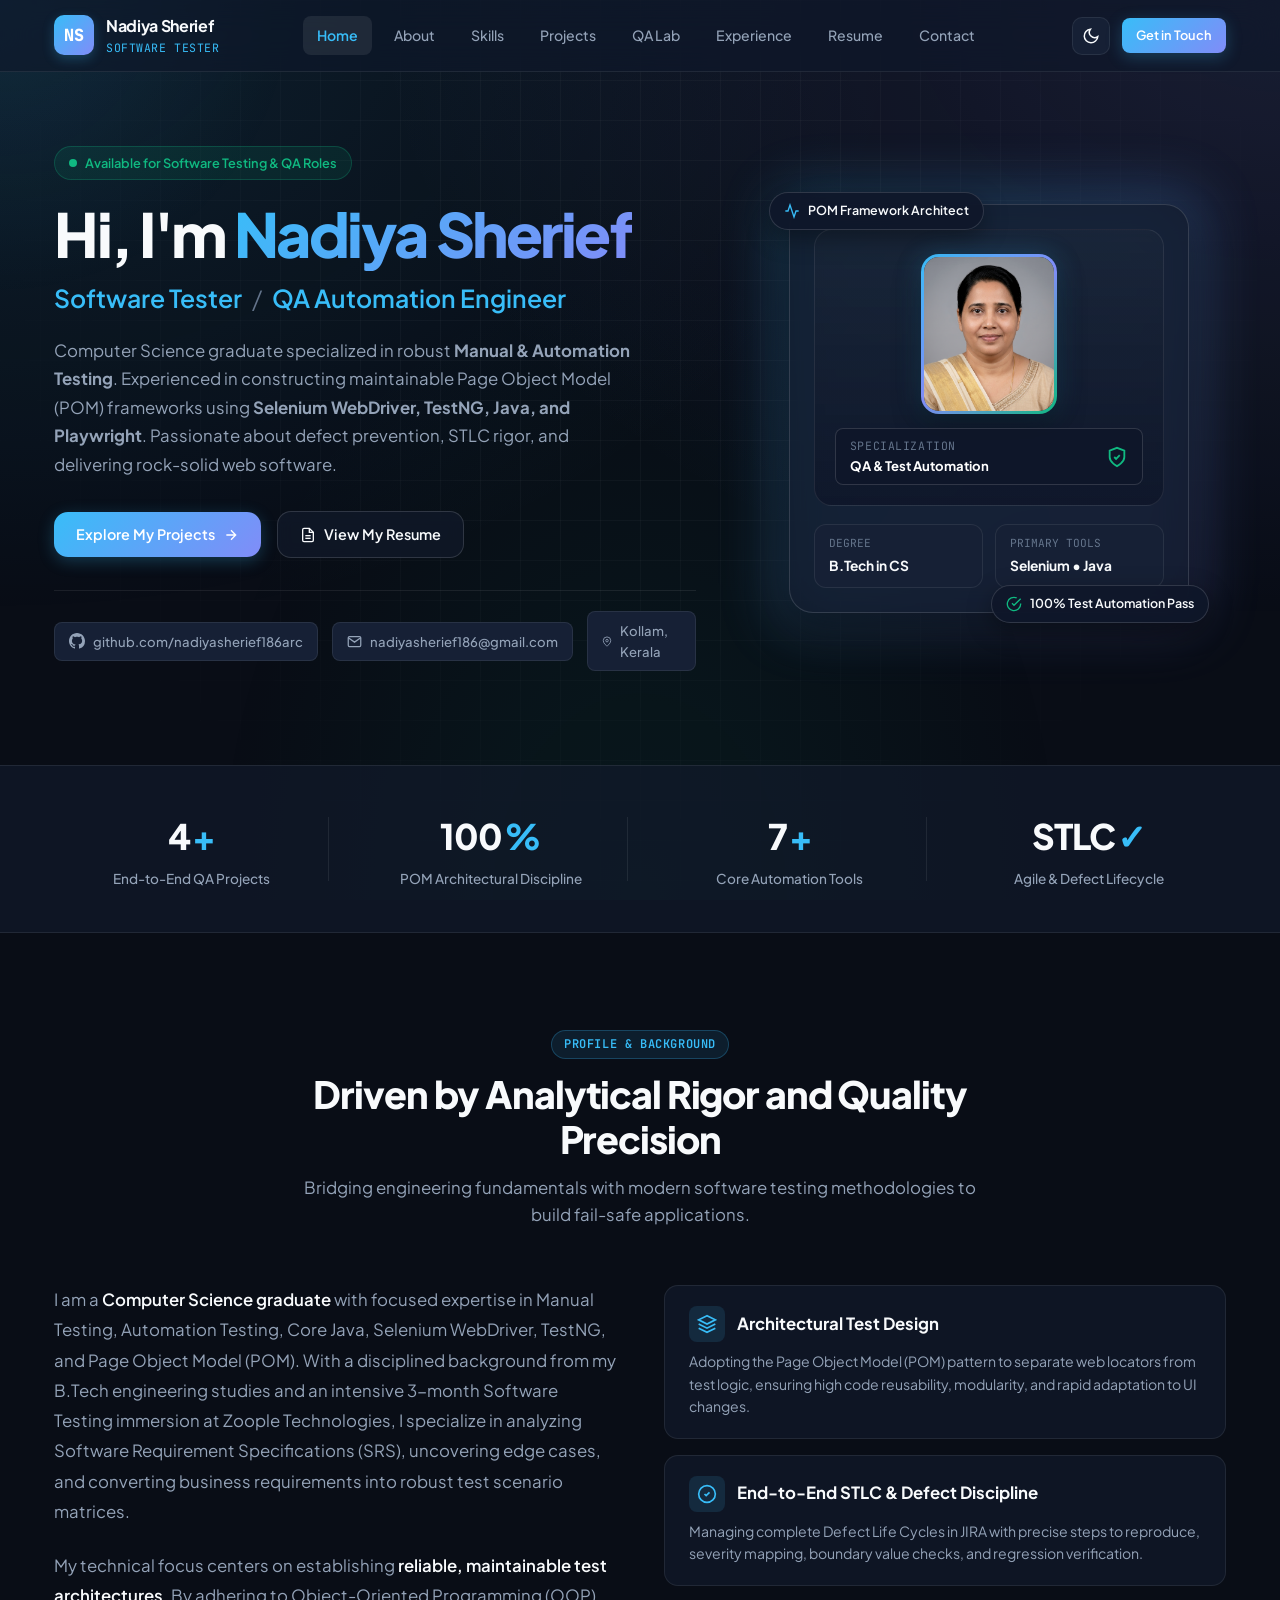
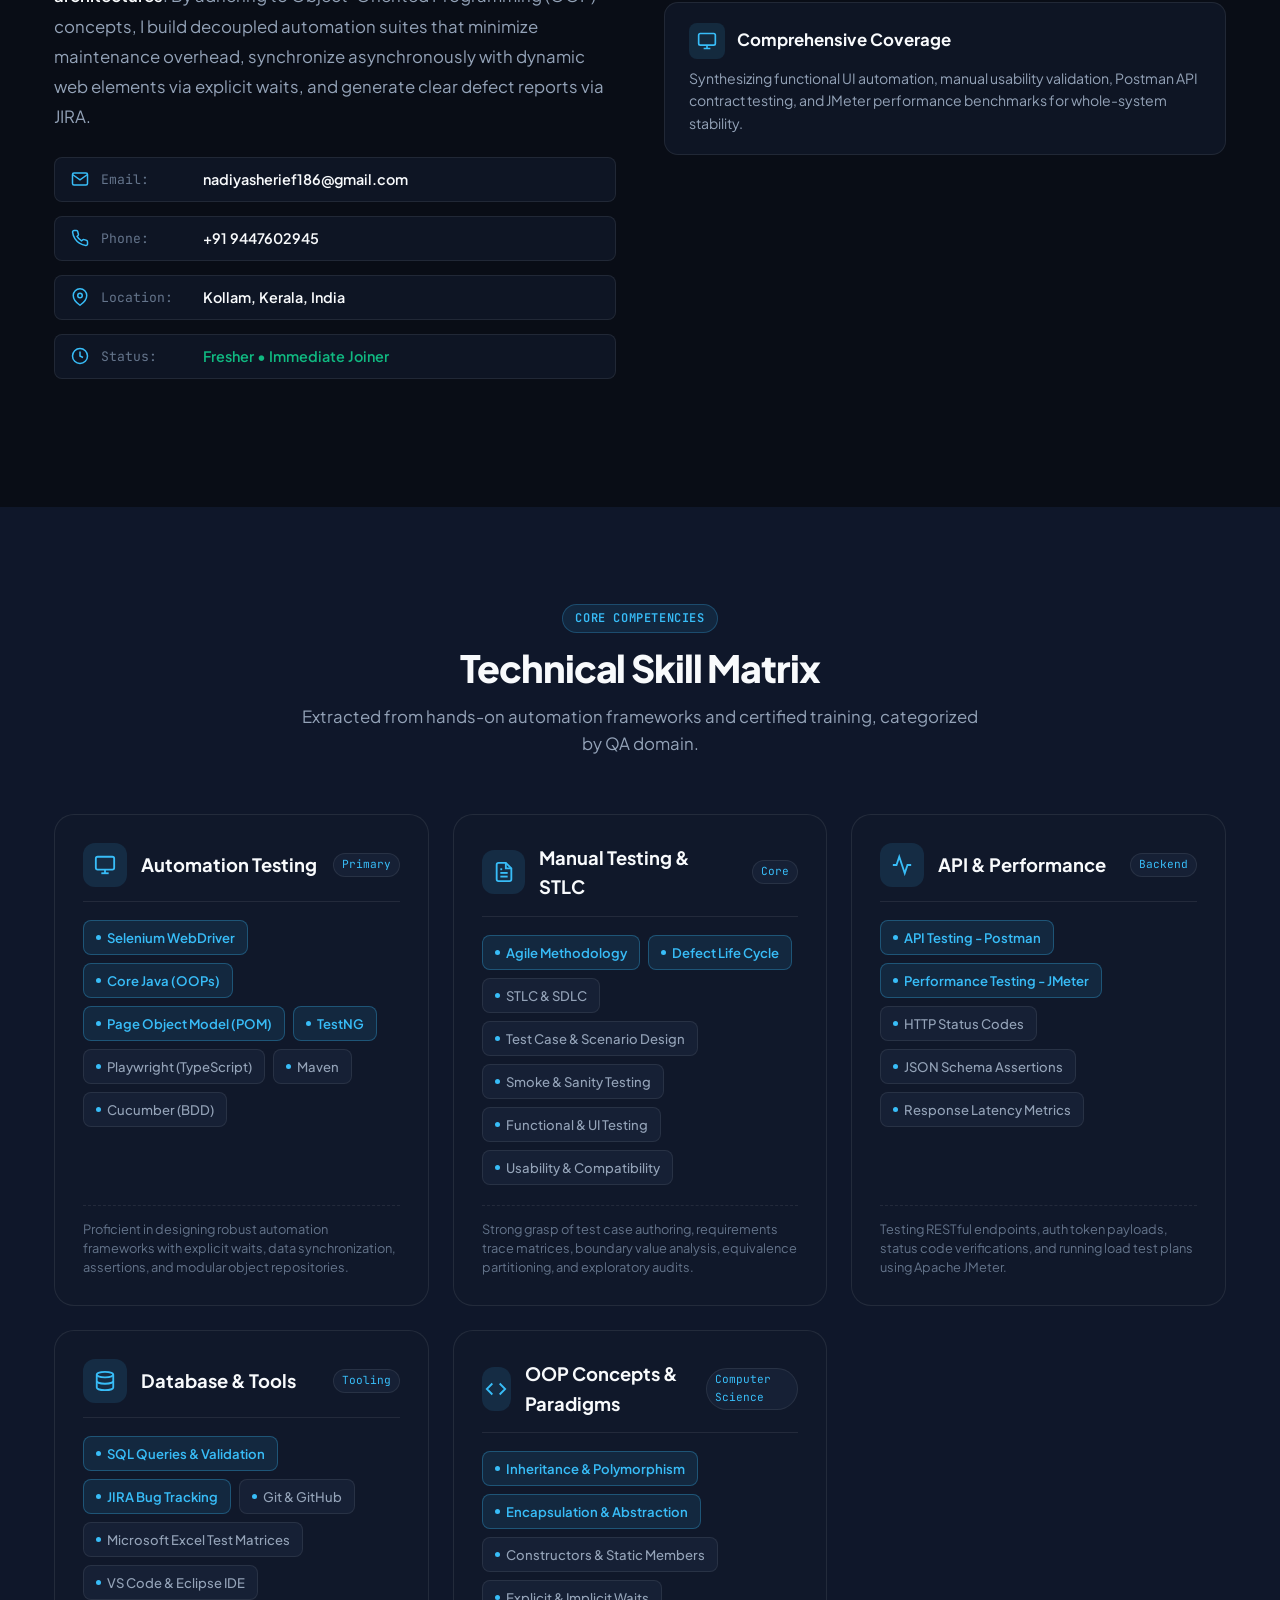
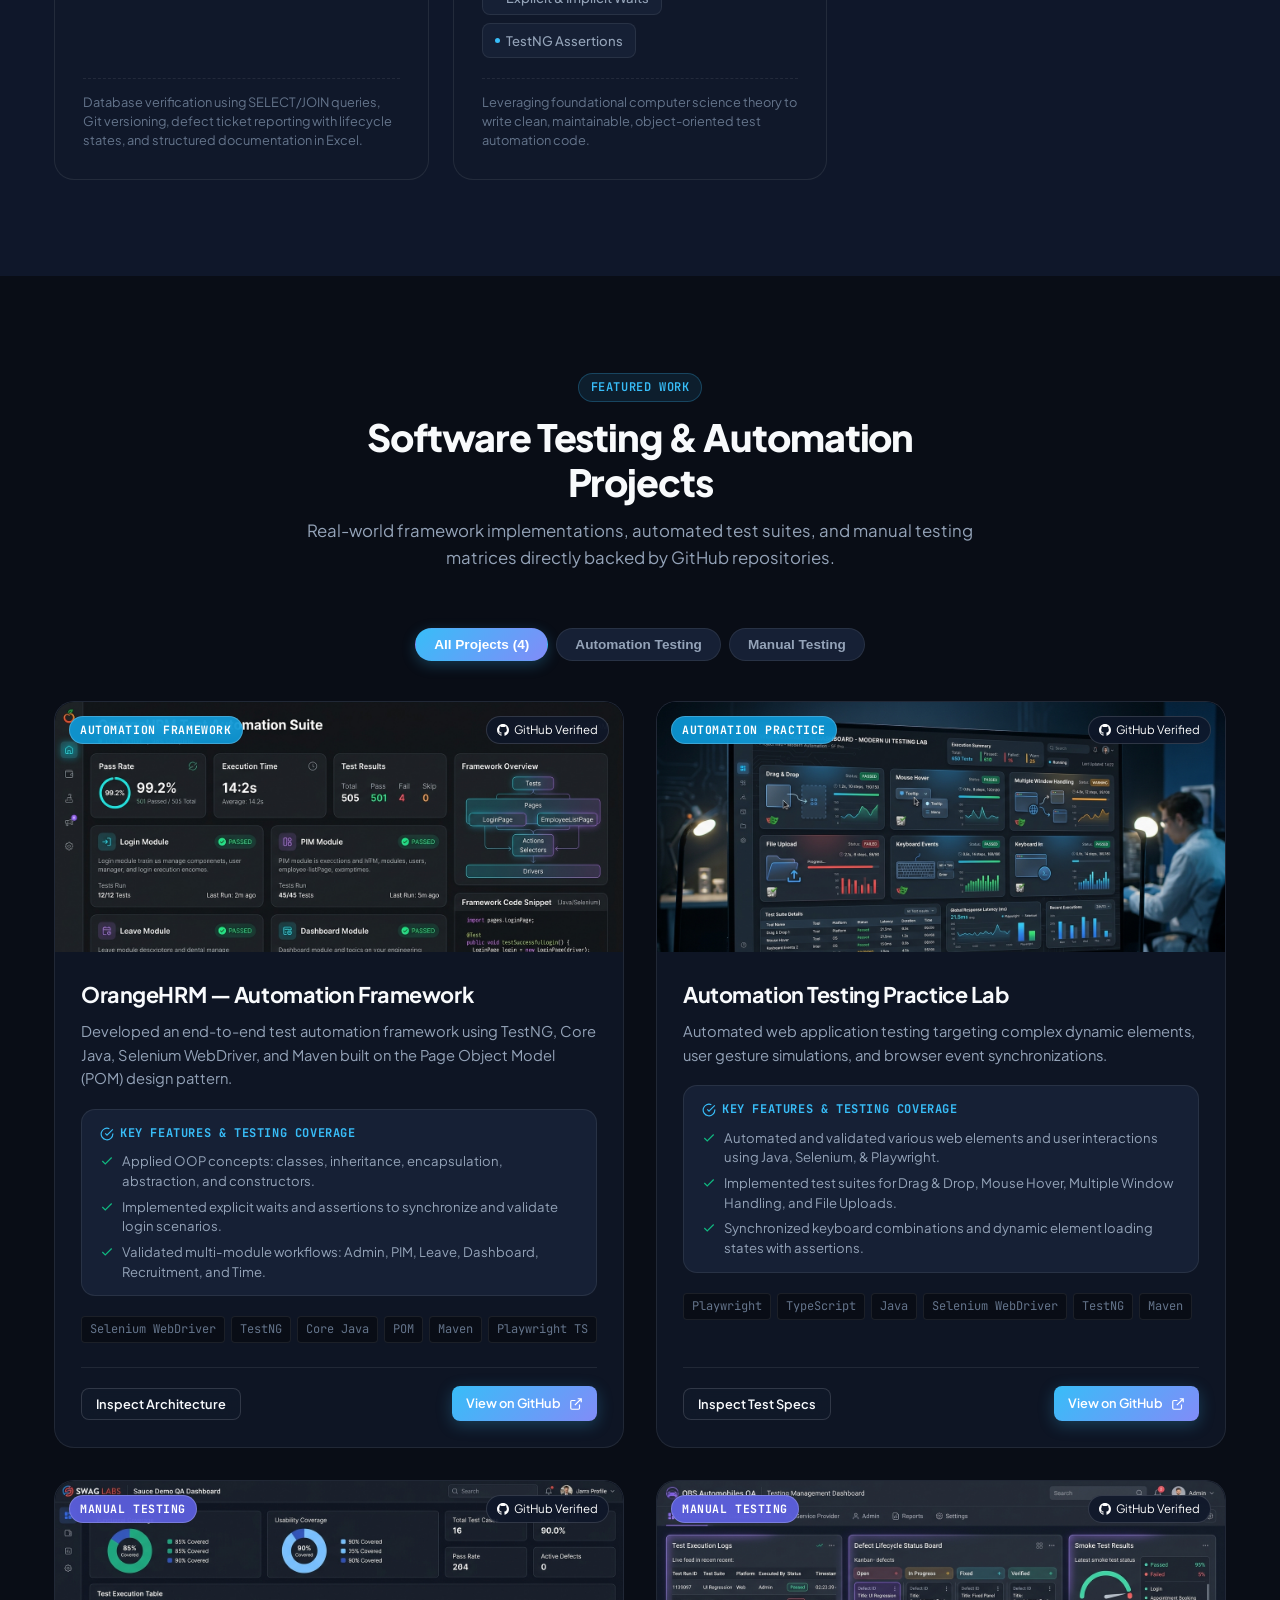
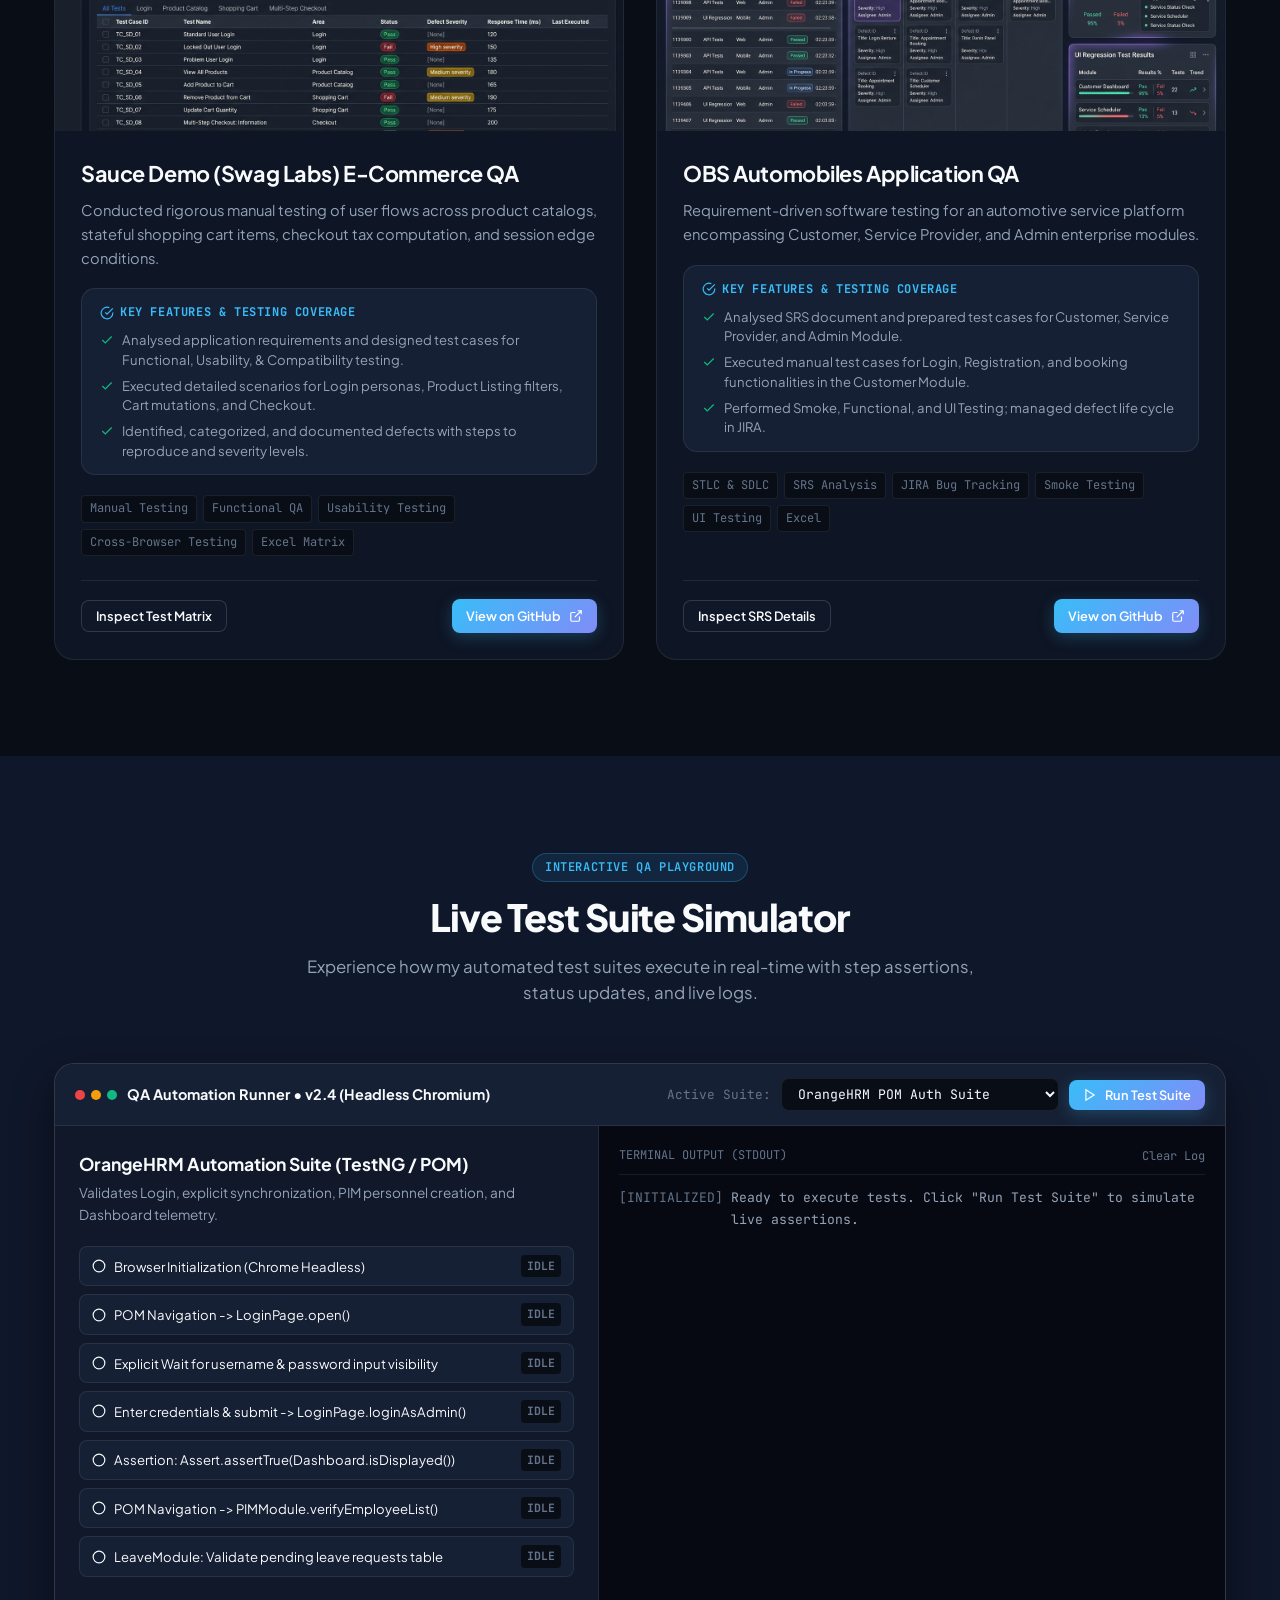
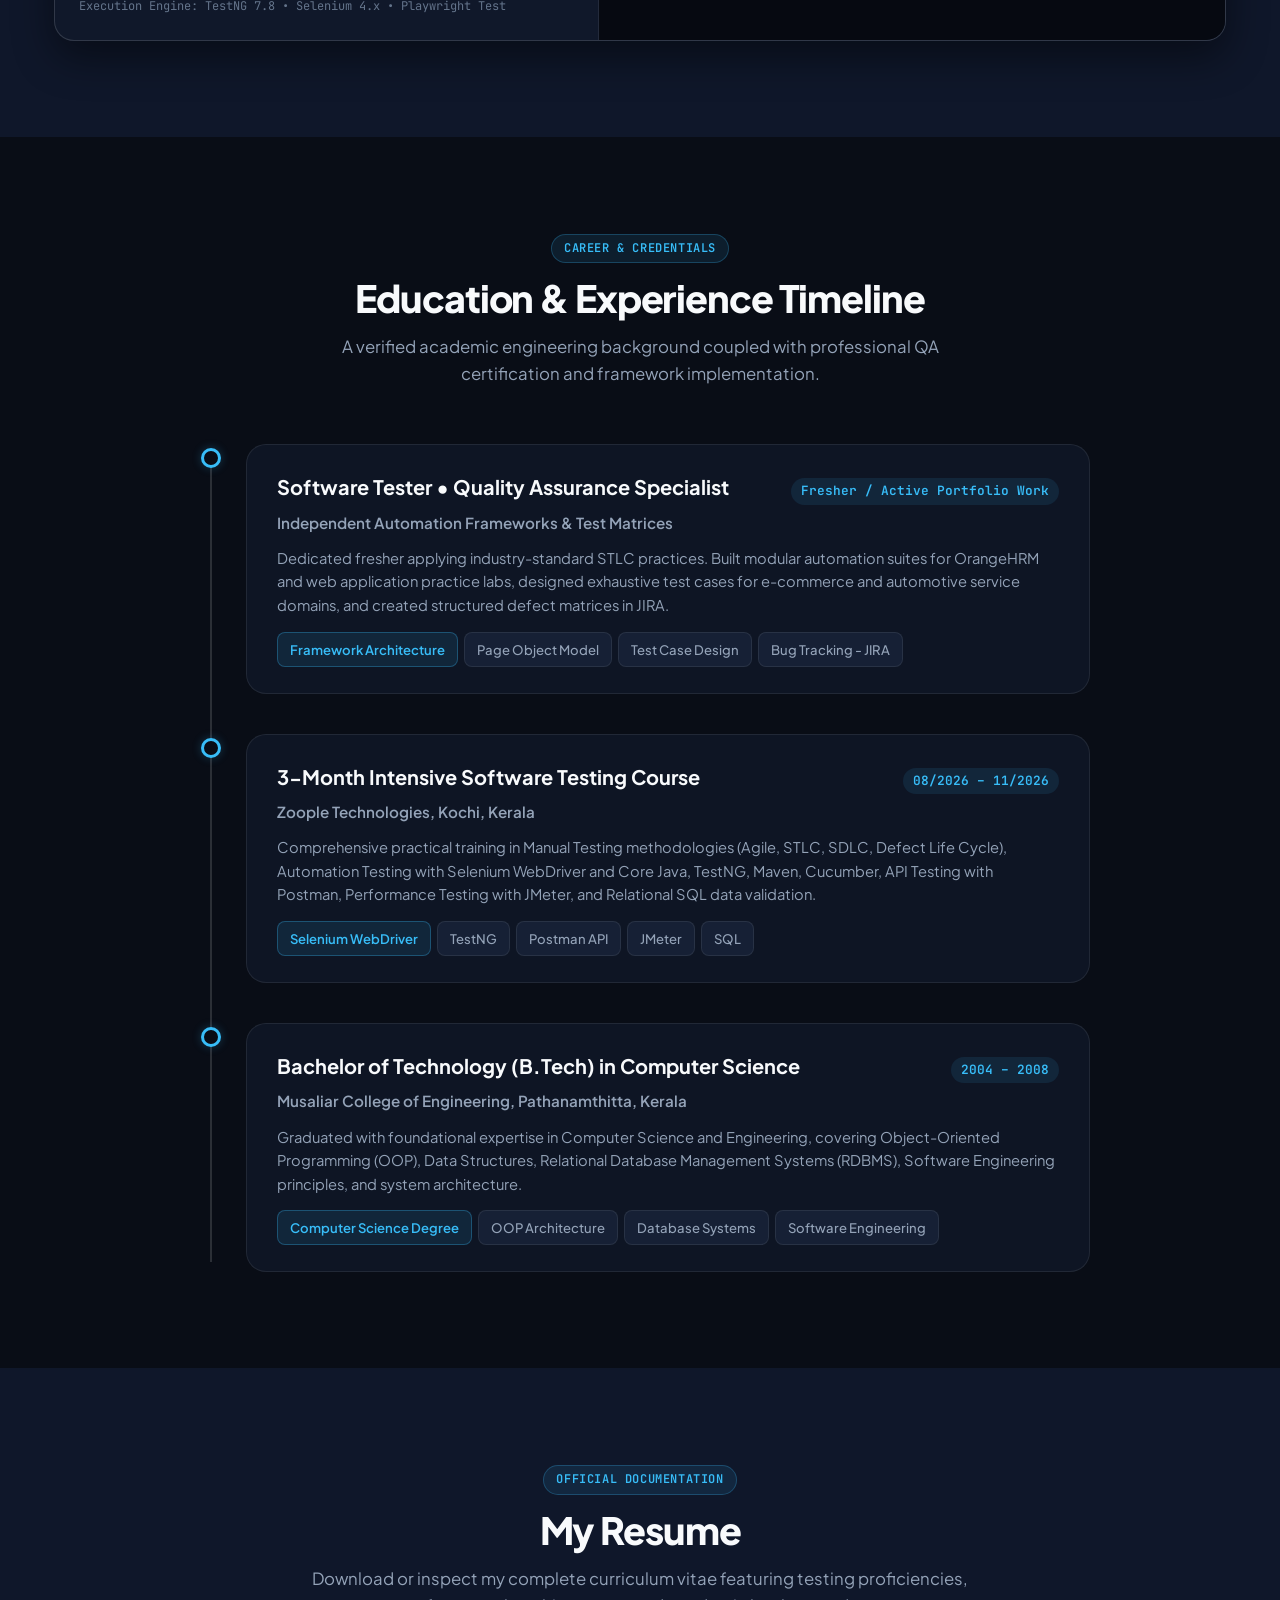
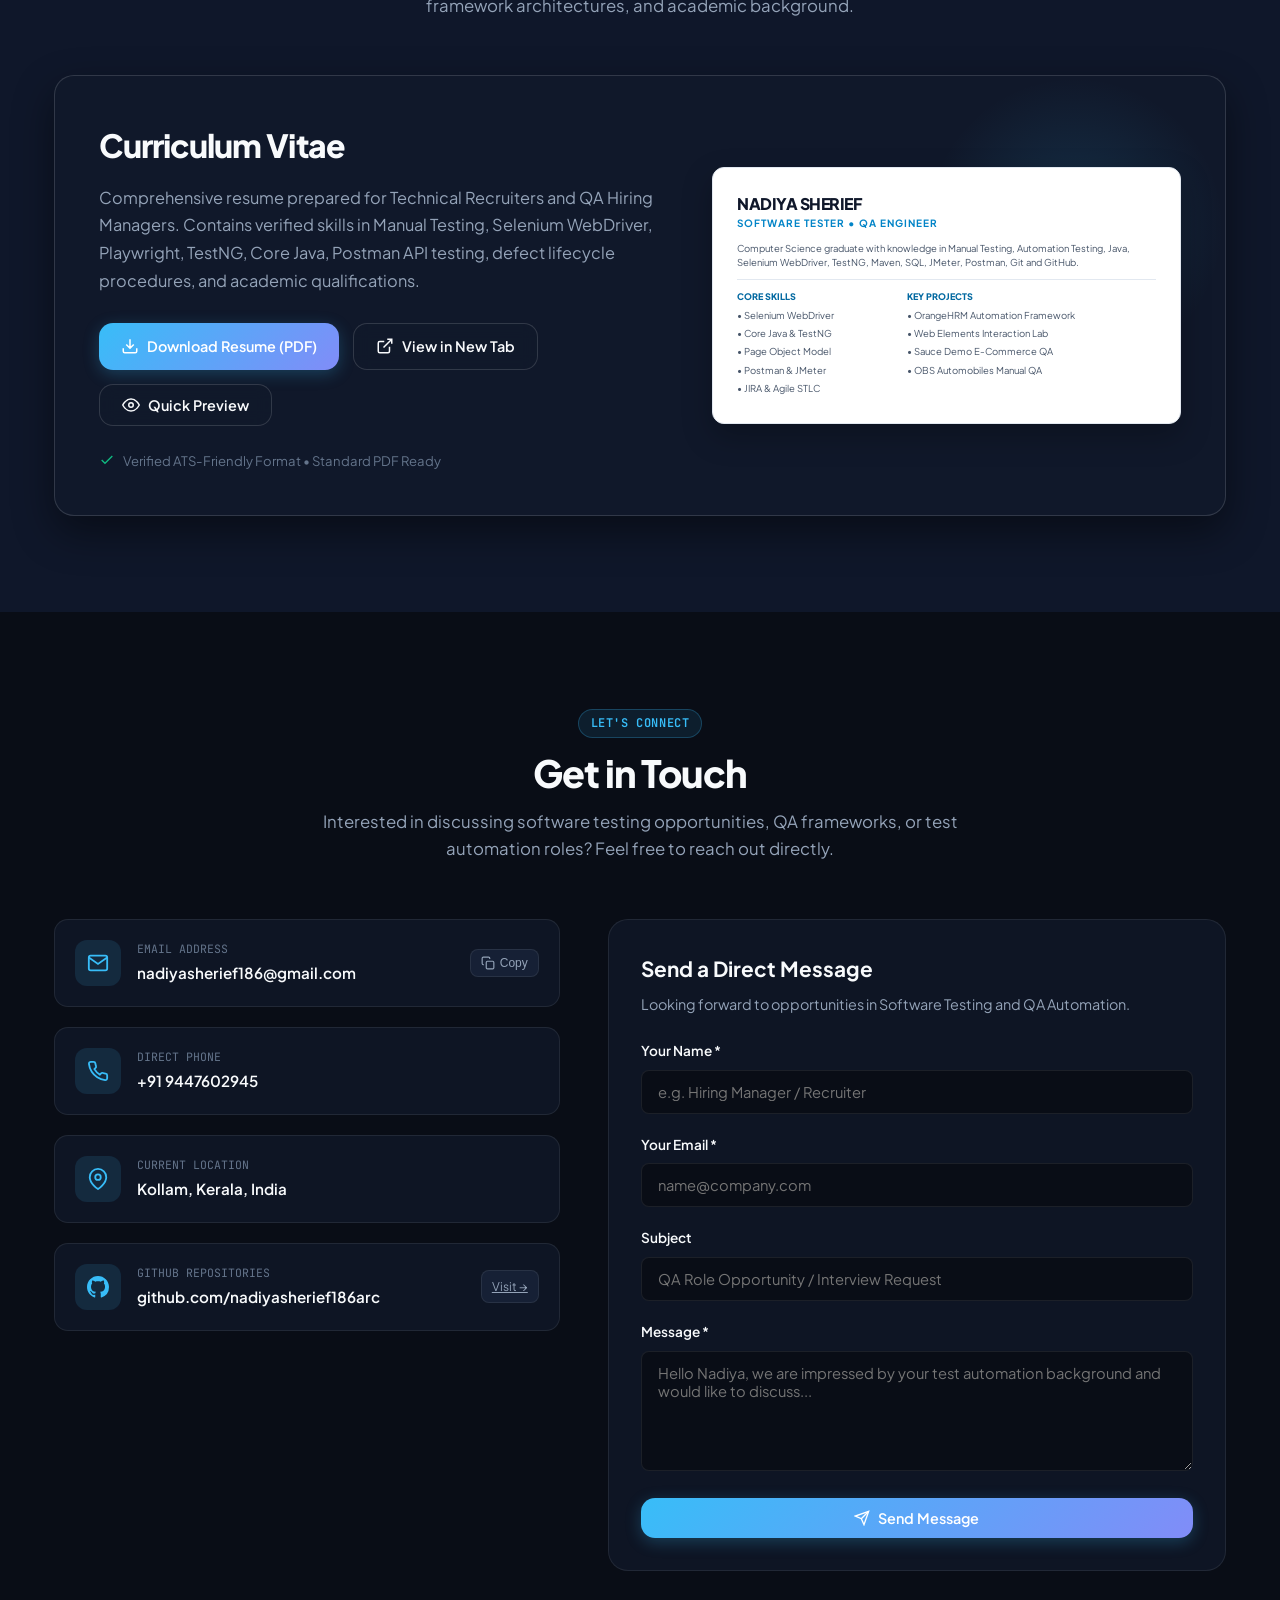
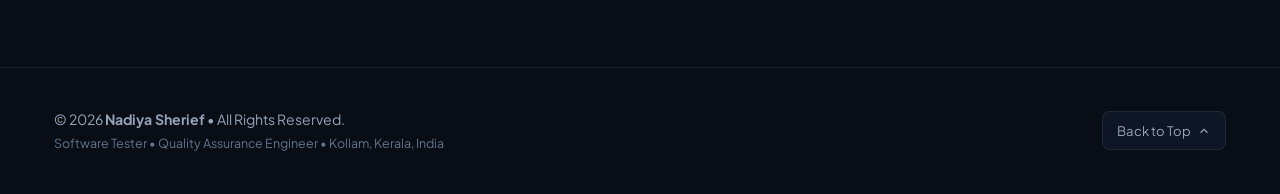
<file: index.html>
<!DOCTYPE html>
<html lang="en" data-theme="dark">
<head>
  <meta charset="UTF-8">
  <meta name="viewport" content="width=device-width, initial-scale=1.0">
  
  <!-- SEO Meta Tags -->
  <title>Nadiya Sherief | Software Tester & QA Automation Engineer Portfolio</title>
  <meta name="description" content="Portfolio of Nadiya Sherief, a Computer Science graduate and Software Tester skilled in Manual Testing, Automation Testing (Selenium WebDriver, Playwright, TestNG, POM), API Testing (Postman), and Defect Tracking (JIRA).">
  <meta name="keywords" content="Nadiya Sherief, Software Tester, QA Engineer, Automation Testing, Selenium WebDriver, Playwright, TestNG, Page Object Model, Manual Testing, JIRA, Postman, JMeter, SQL">
  <meta name="author" content="Nadiya Sherief">

  <!-- OpenGraph / Social Sharing -->
  <meta property="og:type" content="website">
  <meta property="og:title" content="Nadiya Sherief | Software Tester & QA Automation Engineer">
  <meta property="og:description" content="Explore test automation frameworks, manual test suites, and QA projects by Nadiya Sherief.">
  <meta property="og:image" content="assets/images/nadiya_sherief.png">
  <meta property="og:url" content="https://github.com/nadiyasherief186arc/NadiyaSherief-Portfolio">

  <!-- Favicon Monogram -->
  <link rel="icon" type="image/svg+xml" href="data:image/svg+xml,<svg xmlns='http://www.w3.org/2000/svg' viewBox='0 0 100 100'><rect width='100' height='100' rx='24' fill='%230284c7'/><text x='50%' y='55%' font-family='sans-serif' font-weight='800' font-size='48' fill='white' text-anchor='middle' dominant-baseline='middle'>NS</text></svg>">

  <!-- Google Web Fonts -->
  <link rel="preconnect" href="https://fonts.googleapis.com">
  <link rel="preconnect" href="https://fonts.gstatic.com" crossorigin>
  <link href="https://fonts.googleapis.com/css2?family=JetBrains+Mono:wght@400;500;600;700&family=Plus+Jakarta+Sans:wght@300;400;500;600;700;800&display=swap" rel="stylesheet">

  <!-- Main Stylesheet -->
  <link rel="stylesheet" href="assets/css/style.css">
</head>
<body>

  <!-- Ambient Backdrop Graphics -->
  <div class="ambient-background" aria-hidden="true"></div>
  <div class="ambient-grid" aria-hidden="true"></div>
  <div class="mouse-spotlight" id="mouseSpotlight" aria-hidden="true"></div>

  <!-- NAVIGATION HEADER -->
  <header class="navbar" id="navbar">
    <div class="container nav-container">
      <a href="#hero" class="brand-logo" aria-label="Nadiya Sherief Portfolio Homepage">
        <div class="brand-monogram">NS</div>
        <div class="brand-info">
          <span class="brand-name">Nadiya Sherief</span>
          <span class="brand-role">Software Tester</span>
        </div>
      </a>

      <!-- Navigation Links -->
      <nav aria-label="Main Navigation">
        <ul class="nav-links" id="navLinksMenu">
          <li><a href="#hero" class="nav-link active">Home</a></li>
          <li><a href="#about" class="nav-link">About</a></li>
          <li><a href="#skills" class="nav-link">Skills</a></li>
          <li><a href="#projects" class="nav-link">Projects</a></li>
          <li><a href="#qa-lab" class="nav-link">QA Lab</a></li>
          <li><a href="#experience" class="nav-link">Experience</a></li>
          <li><a href="#resume" class="nav-link">Resume</a></li>
          <li><a href="#contact" class="nav-link">Contact</a></li>
        </ul>
      </nav>

      <!-- Nav Actions (Theme Toggle & CTA) -->
      <div class="nav-actions">
        <button class="theme-toggle-btn" id="themeToggleBtn" aria-label="Toggle theme light or dark mode">
          <!-- Sun Icon (shown in dark mode to switch to light) -->
          <svg class="theme-icon-sun" width="18" height="18" viewBox="0 0 24 24" fill="none" stroke="currentColor" stroke-width="2">
            <circle cx="12" cy="12" r="5"></circle>
            <line x1="12" y1="1" x2="12" y2="3"></line>
            <line x1="12" y1="21" x2="12" y2="23"></line>
            <line x1="4.22" y1="4.22" x2="5.64" y2="5.64"></line>
            <line x1="18.36" y1="18.36" x2="19.78" y2="19.78"></line>
            <line x1="1" y1="12" x2="3" y2="12"></line>
            <line x1="21" y1="12" x2="23" y2="12"></line>
            <line x1="4.22" y1="19.78" x2="5.64" y2="18.36"></line>
            <line x1="18.36" y1="5.64" x2="19.78" y2="4.22"></line>
          </svg>
          <!-- Moon Icon (shown in light mode to switch to dark) -->
          <svg class="theme-icon-moon" width="18" height="18" viewBox="0 0 24 24" fill="none" stroke="currentColor" stroke-width="2">
            <path d="M21 12.79A9 9 0 1 1 11.21 3 7 7 0 0 0 21 12.79z"></path>
          </svg>
        </button>

        <a href="#contact" class="btn btn-primary btn-sm">Get in Touch</a>

        <button class="mobile-toggle-btn" id="mobileMenuToggle" aria-label="Toggle mobile menu" aria-expanded="false">
          <svg width="22" height="22" viewBox="0 0 24 24" fill="none" stroke="currentColor" stroke-width="2">
            <line x1="3" y1="12" x2="21" y2="12"></line>
            <line x1="3" y1="6" x2="21" y2="6"></line>
            <line x1="3" y1="18" x2="21" y2="18"></line>
          </svg>
        </button>
      </div>
    </div>
  </header>

  <main id="main-content">

    <!-- ====================================================================
         SECTION A: HERO SECTION
         ==================================================================== -->
    <section class="section hero-section" id="hero">
      <div class="container">
        <div class="hero-grid">
          
          <!-- Hero Text Content -->
          <div class="hero-content">
            <div class="hero-badge-available">
              <span class="status-pulse"></span>
              <span>Available for Software Testing &amp; QA Roles</span>
            </div>

            <h1 class="hero-name">
              Hi, I'm <span class="text-gradient">Nadiya Sherief</span>
            </h1>

            <div class="hero-title">
              <span>Software Tester</span>
              <span class="title-divider">/</span>
              <span>QA Automation Engineer</span>
            </div>

            <p class="hero-bio">
              Computer Science graduate specialized in robust <strong>Manual &amp; Automation Testing</strong>. Experienced in constructing maintainable Page Object Model (POM) frameworks using <strong>Selenium WebDriver, TestNG, Java, and Playwright</strong>. Passionate about defect prevention, STLC rigor, and delivering rock-solid web software.
            </p>

            <div class="hero-ctas">
              <a href="#projects" class="btn btn-primary">
                Explore My Projects
                <svg width="16" height="16" viewBox="0 0 24 24" fill="none" stroke="currentColor" stroke-width="2"><path d="M5 12h14M12 5l7 7-7 7"/></svg>
              </a>
              <a href="#resume" class="btn btn-secondary">
                <svg width="16" height="16" viewBox="0 0 24 24" fill="none" stroke="currentColor" stroke-width="2"><path d="M14 2H6a2 2 0 0 0-2 2v16a2 2 0 0 0 2 2h12a2 2 0 0 0 2-2V8z"/><polyline points="14 2 14 8 20 8"/><line x1="16" y1="13" x2="8" y2="13"/><line x1="16" y1="17" x2="8" y2="17"/></svg>
                View My Resume
              </a>
            </div>

            <div class="hero-socials">
              <a href="https://github.com/nadiyasherief186arc" target="_blank" rel="noopener noreferrer" class="social-link" title="GitHub Profile">
                <svg width="16" height="16" viewBox="0 0 24 24" fill="currentColor"><path d="M12 0C5.37 0 0 5.37 0 12c0 5.31 3.435 9.795 8.205 11.385.6.105.825-.255.825-.57 0-.285-.015-1.23-.015-2.235-3.015.555-3.795-.735-4.035-1.41-.135-.345-.72-1.41-1.23-1.695-.42-.225-1.02-.78-.015-.795.945-.015 1.62.87 1.845 1.23 1.08 1.815 2.805 1.305 3.495.99.105-.78.42-1.305.765-1.605-2.67-.3-5.46-1.335-5.46-5.925 0-1.305.465-2.385 1.23-3.225-.12-.3-.54-1.53.12-3.18 0 0 1.005-.315 3.3 1.23.96-.27 1.98-.405 3-.405s2.04.135 3 .405c2.295-1.56 3.3-1.23 3.3-1.23.66 1.65.24 2.88.12 3.18.765.84 1.23 1.905 1.23 3.225 0 4.605-2.805 5.625-5.475 5.925.435.375.81 1.095.81 2.22 0 1.605-.015 2.895-.015 3.3 0 .315.225.69.825.57A12.02 12.02 0 0 0 24 12c0-6.63-5.37-12-12-12z"/></svg>
                <span>github.com/nadiyasherief186arc</span>
              </a>
              <a href="mailto:nadiyasherief186@gmail.com" class="social-link" title="Direct Email">
                <svg width="15" height="15" viewBox="0 0 24 24" fill="none" stroke="currentColor" stroke-width="2"><path d="M4 4h16c1.1 0 2 .9 2 2v12c0 1.1-.9 2-2 2H4c-1.1 0-2-.9-2-2V6c0-1.1.9-2 2-2z"/><polyline points="22,6 12,13 2,6"/></svg>
                <span>nadiyasherief186@gmail.com</span>
              </a>
              <span class="social-link" title="Current Location">
                <svg width="15" height="15" viewBox="0 0 24 24" fill="none" stroke="currentColor" stroke-width="2"><path d="M21 10c0 7-9 13-9 13s-9-6-9-13a9 9 0 0 1 18 0z"/><circle cx="12" cy="10" r="3"/></svg>
                <span>Kollam, Kerala</span>
              </span>
            </div>
          </div>

          <!-- Hero Profile Image & QA Framing -->
          <div class="hero-visual">
            <div class="avatar-card-wrapper">
              <div class="avatar-backdrop-glow"></div>
              
              <!-- Floating telemetry badges -->
              <div class="floating-chip top-left">
                <svg width="16" height="16" viewBox="0 0 24 24" fill="none" stroke="#38bdf8" stroke-width="2"><polyline points="22 12 18 12 15 21 9 3 6 12 2 12"/></svg>
                <span>POM Framework Architect</span>
              </div>

              <div class="floating-chip bottom-right">
                <svg width="16" height="16" viewBox="0 0 24 24" fill="none" stroke="#10b981" stroke-width="2"><path d="M22 11.08V12a10 10 0 1 1-5.93-9.14"/><polyline points="22 4 12 14.01 9 11.01"/></svg>
                <span>100% Test Automation Pass</span>
              </div>

              <!-- Main Avatar Card -->
              <div class="avatar-card">
                <div class="avatar-frame">
                  <div class="avatar-photo-wrap">
                    <img src="assets/images/nadiya_sherief.png" alt="Nadiya Sherief - Software Tester Profile Photo" class="avatar-image" width="130" height="154">
                  </div>
                  <div class="avatar-qa-badge">
                    <div>
                      <div class="badge-text-title">Specialization</div>
                      <div class="badge-text-val">QA &amp; Test Automation</div>
                    </div>
                    <svg class="verified-icon" width="22" height="22" viewBox="0 0 24 24" fill="none" stroke="currentColor" stroke-width="2"><path d="M12 22s8-4 8-10V5l-8-3-8 3v7c0 6 8 10 8 10z"/><polyline points="9 12 11 14 15 10"/></svg>
                  </div>
                </div>

                <div class="avatar-footer-meta">
                  <div class="meta-box">
                    <div class="meta-label">Degree</div>
                    <div class="meta-value">B.Tech in CS</div>
                  </div>
                  <div class="meta-box">
                    <div class="meta-label">Primary Tools</div>
                    <div class="meta-value">Selenium • Java</div>
                  </div>
                </div>
              </div>

            </div>
          </div>

        </div>
      </div>
    </section>

    <!-- KEY METRICS STRIP -->
    <section class="metrics-strip" aria-label="Key QA Competency Metrics">
      <div class="container">
        <div class="metrics-grid">
          <div class="metric-item">
            <div class="metric-number">4<span>+</span></div>
            <div class="metric-label">End-to-End QA Projects</div>
          </div>
          <div class="metric-item">
            <div class="metric-number">100<span>%</span></div>
            <div class="metric-label">POM Architectural Discipline</div>
          </div>
          <div class="metric-item">
            <div class="metric-number">7<span>+</span></div>
            <div class="metric-label">Core Automation Tools</div>
          </div>
          <div class="metric-item">
            <div class="metric-number">STLC<span>✓</span></div>
            <div class="metric-label">Agile &amp; Defect Lifecycle</div>
          </div>
        </div>
      </div>
    </section>

    <!-- ====================================================================
         SECTION B: ABOUT ME
         ==================================================================== -->
    <section class="section" id="about">
      <div class="container">
        <div class="section-header">
          <span class="section-tag">Profile &amp; Background</span>
          <h2 class="section-title">Driven by Analytical Rigor and Quality Precision</h2>
          <p class="section-subtitle">Bridging engineering fundamentals with modern software testing methodologies to build fail-safe applications.</p>
        </div>

        <div class="about-grid">
          <!-- Bio Narrative -->
          <div class="about-bio-col">
            <p class="about-bio-text">
              I am a <span class="about-bio-highlight">Computer Science graduate</span> with focused expertise in Manual Testing, Automation Testing, Core Java, Selenium WebDriver, TestNG, and Page Object Model (POM). With a disciplined background from my B.Tech engineering studies and an intensive 3-month Software Testing immersion at Zoople Technologies, I specialize in analyzing Software Requirement Specifications (SRS), uncovering edge cases, and converting business requirements into robust test scenario matrices.
            </p>
            <p class="about-bio-text">
              My technical focus centers on establishing <span class="about-bio-highlight">reliable, maintainable test architectures</span>. By adhering to Object-Oriented Programming (OOP) concepts, I build decoupled automation suites that minimize maintenance overhead, synchronize asynchronously with dynamic web elements via explicit waits, and generate clear defect reports via JIRA.
            </p>

            <div class="about-detail-rows">
              <div class="detail-row">
                <span class="detail-icon"><svg width="18" height="18" viewBox="0 0 24 24" fill="none" stroke="currentColor" stroke-width="2"><path d="M4 4h16c1.1 0 2 .9 2 2v12c0 1.1-.9 2-2 2H4c-1.1 0-2-.9-2-2V6c0-1.1.9-2 2-2z"/><polyline points="22,6 12,13 2,6"/></svg></span>
                <span class="detail-title">Email:</span>
                <span class="detail-val">nadiyasherief186@gmail.com</span>
              </div>
              <div class="detail-row">
                <span class="detail-icon"><svg width="18" height="18" viewBox="0 0 24 24" fill="none" stroke="currentColor" stroke-width="2"><path d="M22 16.92v3a2 2 0 0 1-2.18 2 19.79 19.79 0 0 1-8.63-3.07 19.5 19.5 0 0 1-6-6 19.79 19.79 0 0 1-3.07-8.67A2 2 0 0 1 4.11 2h3a2 2 0 0 1 2 1.72 12.84 12.84 0 0 0 .7 2.81 2 2 0 0 1-.45 2.11L8.09 9.91a16 16 0 0 0 6 6l1.27-1.27a2 2 0 0 1 2.11-.45 12.84 12.84 0 0 0 2.81.7A2 2 0 0 1 22 16.92z"/></svg></span>
                <span class="detail-title">Phone:</span>
                <span class="detail-val">+91 9447602945</span>
              </div>
              <div class="detail-row">
                <span class="detail-icon"><svg width="18" height="18" viewBox="0 0 24 24" fill="none" stroke="currentColor" stroke-width="2"><path d="M21 10c0 7-9 13-9 13s-9-6-9-13a9 9 0 0 1 18 0z"/><circle cx="12" cy="10" r="3"/></svg></span>
                <span class="detail-title">Location:</span>
                <span class="detail-val">Kollam, Kerala, India</span>
              </div>
              <div class="detail-row">
                <span class="detail-icon"><svg width="18" height="18" viewBox="0 0 24 24" fill="none" stroke="currentColor" stroke-width="2"><circle cx="12" cy="12" r="10"/><polyline points="12 6 12 12 16 14"/></svg></span>
                <span class="detail-title">Status:</span>
                <span class="detail-val" style="color:var(--accent-emerald);">Fresher &bull; Immediate Joiner</span>
              </div>
            </div>
          </div>

          <!-- QA Philosophy Pillars -->
          <div class="about-pillars">
            <div class="pillar-card">
              <div class="pillar-header">
                <div class="pillar-icon-box">
                  <svg width="20" height="20" viewBox="0 0 24 24" fill="none" stroke="currentColor" stroke-width="2"><polygon points="12 2 2 7 12 12 22 7 12 2"/><polyline points="2 17 12 22 22 17"/><polyline points="2 12 12 17 22 12"/></svg>
                </div>
                <h3 class="pillar-title">Architectural Test Design</h3>
              </div>
              <p class="pillar-desc">
                Adopting the Page Object Model (POM) pattern to separate web locators from test logic, ensuring high code reusability, modularity, and rapid adaptation to UI changes.
              </p>
            </div>

            <div class="pillar-card">
              <div class="pillar-header">
                <div class="pillar-icon-box">
                  <svg width="20" height="20" viewBox="0 0 24 24" fill="none" stroke="currentColor" stroke-width="2"><circle cx="12" cy="12" r="10"/><path d="m9 12 2 2 4-4"/></svg>
                </div>
                <h3 class="pillar-title">End-to-End STLC &amp; Defect Discipline</h3>
              </div>
              <p class="pillar-desc">
                Managing complete Defect Life Cycles in JIRA with precise steps to reproduce, severity mapping, boundary value checks, and regression verification.
              </p>
            </div>

            <div class="pillar-card">
              <div class="pillar-header">
                <div class="pillar-icon-box">
                  <svg width="20" height="20" viewBox="0 0 24 24" fill="none" stroke="currentColor" stroke-width="2"><rect x="2" y="3" width="20" height="14" rx="2" ry="2"/><line x1="8" y1="21" x2="16" y2="21"/><line x1="12" y1="17" x2="12" y2="21"/></svg>
                </div>
                <h3 class="pillar-title">Comprehensive Coverage</h3>
              </div>
              <p class="pillar-desc">
                Synthesizing functional UI automation, manual usability validation, Postman API contract testing, and JMeter performance benchmarks for whole-system stability.
              </p>
            </div>
          </div>

        </div>
      </div>
    </section>

    <!-- ====================================================================
         SECTION C: TECHNICAL SKILLS
         ==================================================================== -->
    <section class="section" id="skills" style="background: var(--bg-secondary);">
      <div class="container">
        <div class="section-header">
          <span class="section-tag">Core Competencies</span>
          <h2 class="section-title">Technical Skill Matrix</h2>
          <p class="section-subtitle">Extracted from hands-on automation frameworks and certified training, categorized by QA domain.</p>
        </div>

        <div class="skills-category-grid">
          
          <!-- Skill Category 1: Automation Testing -->
          <div class="skill-category-card">
            <div class="skill-card-top">
              <div class="skill-cat-icon">
                <svg width="22" height="22" viewBox="0 0 24 24" fill="none" stroke="currentColor" stroke-width="2"><rect x="2" y="3" width="20" height="14" rx="2" ry="2"/><line x1="8" y1="21" x2="16" y2="21"/><line x1="12" y1="17" x2="12" y2="21"/></svg>
              </div>
              <div>
                <h3 class="skill-cat-title">Automation Testing</h3>
              </div>
              <span class="skill-cat-badge">Primary</span>
            </div>
            <div class="skill-pills-wrap">
              <span class="skill-pill featured"><span class="skill-pill-bullet"></span>Selenium WebDriver</span>
              <span class="skill-pill featured"><span class="skill-pill-bullet"></span>Core Java (OOPs)</span>
              <span class="skill-pill featured"><span class="skill-pill-bullet"></span>Page Object Model (POM)</span>
              <span class="skill-pill featured"><span class="skill-pill-bullet"></span>TestNG</span>
              <span class="skill-pill"><span class="skill-pill-bullet"></span>Playwright (TypeScript)</span>
              <span class="skill-pill"><span class="skill-pill-bullet"></span>Maven</span>
              <span class="skill-pill"><span class="skill-pill-bullet"></span>Cucumber (BDD)</span>
            </div>
            <p class="skill-highlight-text">
              Proficient in designing robust automation frameworks with explicit waits, data synchronization, assertions, and modular object repositories.
            </p>
          </div>

          <!-- Skill Category 2: Manual Testing -->
          <div class="skill-category-card">
            <div class="skill-card-top">
              <div class="skill-cat-icon">
                <svg width="22" height="22" viewBox="0 0 24 24" fill="none" stroke="currentColor" stroke-width="2"><path d="M14 2H6a2 2 0 0 0-2 2v16a2 2 0 0 0 2 2h12a2 2 0 0 0 2-2V8z"/><polyline points="14 2 14 8 20 8"/><line x1="16" y1="13" x2="8" y2="13"/><line x1="16" y1="17" x2="8" y2="17"/><polyline points="10 9 9 9 8 9"/></svg>
              </div>
              <div>
                <h3 class="skill-cat-title">Manual Testing &amp; STLC</h3>
              </div>
              <span class="skill-cat-badge">Core</span>
            </div>
            <div class="skill-pills-wrap">
              <span class="skill-pill featured"><span class="skill-pill-bullet"></span>Agile Methodology</span>
              <span class="skill-pill featured"><span class="skill-pill-bullet"></span>Defect Life Cycle</span>
              <span class="skill-pill"><span class="skill-pill-bullet"></span>STLC &amp; SDLC</span>
              <span class="skill-pill"><span class="skill-pill-bullet"></span>Test Case &amp; Scenario Design</span>
              <span class="skill-pill"><span class="skill-pill-bullet"></span>Smoke &amp; Sanity Testing</span>
              <span class="skill-pill"><span class="skill-pill-bullet"></span>Functional &amp; UI Testing</span>
              <span class="skill-pill"><span class="skill-pill-bullet"></span>Usability &amp; Compatibility</span>
            </div>
            <p class="skill-highlight-text">
              Strong grasp of test case authoring, requirements trace matrices, boundary value analysis, equivalence partitioning, and exploratory audits.
            </p>
          </div>

          <!-- Skill Category 3: API & Performance -->
          <div class="skill-category-card">
            <div class="skill-card-top">
              <div class="skill-cat-icon">
                <svg width="22" height="22" viewBox="0 0 24 24" fill="none" stroke="currentColor" stroke-width="2"><polyline points="22 12 18 12 15 21 9 3 6 12 2 12"/></svg>
              </div>
              <div>
                <h3 class="skill-cat-title">API &amp; Performance</h3>
              </div>
              <span class="skill-cat-badge">Backend</span>
            </div>
            <div class="skill-pills-wrap">
              <span class="skill-pill featured"><span class="skill-pill-bullet"></span>API Testing - Postman</span>
              <span class="skill-pill featured"><span class="skill-pill-bullet"></span>Performance Testing - JMeter</span>
              <span class="skill-pill"><span class="skill-pill-bullet"></span>HTTP Status Codes</span>
              <span class="skill-pill"><span class="skill-pill-bullet"></span>JSON Schema Assertions</span>
              <span class="skill-pill"><span class="skill-pill-bullet"></span>Response Latency Metrics</span>
            </div>
            <p class="skill-highlight-text">
              Testing RESTful endpoints, auth token payloads, status code verifications, and running load test plans using Apache JMeter.
            </p>
          </div>

          <!-- Skill Category 4: Database & Version Control -->
          <div class="skill-category-card">
            <div class="skill-card-top">
              <div class="skill-cat-icon">
                <svg width="22" height="22" viewBox="0 0 24 24" fill="none" stroke="currentColor" stroke-width="2"><ellipse cx="12" cy="5" rx="9" ry="3"/><path d="M21 12c0 1.66-4 3-9 3s-9-1.34-9-3"/><path d="M3 5v14c0 1.66 4 3 9 3s9-1.34 9-3V5"/></svg>
              </div>
              <div>
                <h3 class="skill-cat-title">Database &amp; Tools</h3>
              </div>
              <span class="skill-cat-badge">Tooling</span>
            </div>
            <div class="skill-pills-wrap">
              <span class="skill-pill featured"><span class="skill-pill-bullet"></span>SQL Queries &amp; Validation</span>
              <span class="skill-pill featured"><span class="skill-pill-bullet"></span>JIRA Bug Tracking</span>
              <span class="skill-pill"><span class="skill-pill-bullet"></span>Git &amp; GitHub</span>
              <span class="skill-pill"><span class="skill-pill-bullet"></span>Microsoft Excel Test Matrices</span>
              <span class="skill-pill"><span class="skill-pill-bullet"></span>VS Code &amp; Eclipse IDE</span>
            </div>
            <p class="skill-highlight-text">
              Database verification using SELECT/JOIN queries, Git versioning, defect ticket reporting with lifecycle states, and structured documentation in Excel.
            </p>
          </div>

          <!-- Skill Category 5: Core OOP & Testing Paradigms -->
          <div class="skill-category-card">
            <div class="skill-card-top">
              <div class="skill-cat-icon">
                <svg width="22" height="22" viewBox="0 0 24 24" fill="none" stroke="currentColor" stroke-width="2"><polyline points="16 18 22 12 16 6"/><polyline points="8 6 2 12 8 18"/></svg>
              </div>
              <div>
                <h3 class="skill-cat-title">OOP Concepts &amp; Paradigms</h3>
              </div>
              <span class="skill-cat-badge">Computer Science</span>
            </div>
            <div class="skill-pills-wrap">
              <span class="skill-pill featured"><span class="skill-pill-bullet"></span>Inheritance &amp; Polymorphism</span>
              <span class="skill-pill featured"><span class="skill-pill-bullet"></span>Encapsulation &amp; Abstraction</span>
              <span class="skill-pill"><span class="skill-pill-bullet"></span>Constructors &amp; Static Members</span>
              <span class="skill-pill"><span class="skill-pill-bullet"></span>Explicit &amp; Implicit Waits</span>
              <span class="skill-pill"><span class="skill-pill-bullet"></span>TestNG Assertions</span>
            </div>
            <p class="skill-highlight-text">
              Leveraging foundational computer science theory to write clean, maintainable, object-oriented test automation code.
            </p>
          </div>

        </div>
      </div>
    </section>

    <!-- ====================================================================
         SECTION E: PROJECTS (IMPORTANT)
         ==================================================================== -->
    <section class="section" id="projects">
      <div class="container">
        <div class="section-header">
          <span class="section-tag">Featured Work</span>
          <h2 class="section-title">Software Testing &amp; Automation Projects</h2>
          <p class="section-subtitle">Real-world framework implementations, automated test suites, and manual testing matrices directly backed by GitHub repositories.</p>
        </div>

        <!-- Filter Bar -->
        <div class="projects-filter-bar">
          <button class="filter-btn active" data-filter="all">All Projects (4)</button>
          <button class="filter-btn" data-filter="automation">Automation Testing</button>
          <button class="filter-btn" data-filter="manual">Manual Testing</button>
        </div>

        <!-- Projects Grid -->
        <div class="projects-grid">

          <!-- PROJECT 1: OrangeHRM Automation Framework -->
          <article class="project-card" data-category="automation" id="project-orangehrm">
            <div class="project-media-wrap">
              <img src="assets/images/orangehrm_preview.jpg" alt="OrangeHRM Test Automation Suite Dashboard Preview" class="project-img" loading="lazy">
              <span class="project-overlay-badge badge-auto">Automation Framework</span>
              <div class="project-repo-badge">
                <svg width="12" height="12" viewBox="0 0 24 24" fill="currentColor"><path d="M12 0C5.37 0 0 5.37 0 12c0 5.31 3.435 9.795 8.205 11.385.6.105.825-.255.825-.57 0-.285-.015-1.23-.015-2.235-3.015.555-3.795-.735-4.035-1.41-.135-.345-.72-1.41-1.23-1.695-.42-.225-1.02-.78-.015-.795.945-.015 1.62.87 1.845 1.23 1.08 1.815 2.805 1.305 3.495.99.105-.78.42-1.305.765-1.605-2.67-.3-5.46-1.335-5.46-5.925 0-1.305.465-2.385 1.23-3.225-.12-.3-.54-1.53.12-3.18 0 0 1.005-.315 3.3 1.23.96-.27 1.98-.405 3-.405s2.04.135 3 .405c2.295-1.56 3.3-1.23 3.3-1.23.66 1.65.24 2.88.12 3.18.765.84 1.23 1.905 1.23 3.225 0 4.605-2.805 5.625-5.475 5.925.435.375.81 1.095.81 2.22 0 1.605-.015 2.895-.015 3.3 0 .315.225.69.825.57A12.02 12.02 0 0 0 24 12c0-6.63-5.37-12-12-12z"/></svg>
                <span>GitHub Verified</span>
              </div>
            </div>

            <div class="project-body">
              <h3 class="project-name">OrangeHRM &mdash; Automation Framework</h3>
              <p class="project-desc">
                Developed an end-to-end test automation framework using TestNG, Core Java, Selenium WebDriver, and Maven built on the Page Object Model (POM) design pattern.
              </p>

              <!-- Coverage Box -->
              <div class="project-coverage-box">
                <div class="coverage-title">
                  <svg width="14" height="14" viewBox="0 0 24 24" fill="none" stroke="currentColor" stroke-width="2"><path d="M22 11.08V12a10 10 0 1 1-5.93-9.14"/><polyline points="22 4 12 14.01 9 11.01"/></svg>
                  Key Features &amp; Testing Coverage
                </div>
                <ul class="coverage-list">
                  <li class="coverage-item">
                    <svg width="14" height="14" viewBox="0 0 24 24" fill="none" stroke="currentColor" stroke-width="2"><polyline points="20 6 9 17 4 12"/></svg>
                    <span>Applied OOP concepts: classes, inheritance, encapsulation, abstraction, and constructors.</span>
                  </li>
                  <li class="coverage-item">
                    <svg width="14" height="14" viewBox="0 0 24 24" fill="none" stroke="currentColor" stroke-width="2"><polyline points="20 6 9 17 4 12"/></svg>
                    <span>Implemented explicit waits and assertions to synchronize and validate login scenarios.</span>
                  </li>
                  <li class="coverage-item">
                    <svg width="14" height="14" viewBox="0 0 24 24" fill="none" stroke="currentColor" stroke-width="2"><polyline points="20 6 9 17 4 12"/></svg>
                    <span>Validated multi-module workflows: Admin, PIM, Leave, Dashboard, Recruitment, and Time.</span>
                  </li>
                </ul>
              </div>

              <!-- Tech Tags -->
              <div class="project-tech-tags">
                <span class="tech-tag">Selenium WebDriver</span>
                <span class="tech-tag">TestNG</span>
                <span class="tech-tag">Core Java</span>
                <span class="tech-tag">POM</span>
                <span class="tech-tag">Maven</span>
                <span class="tech-tag">Playwright TS</span>
              </div>

              <!-- Action Footer with View on GitHub -->
              <div class="project-footer">
                <button class="btn btn-secondary btn-sm view-project-details-btn" data-project="orangehrm">
                  Inspect Architecture
                </button>
                <a href="https://github.com/nadiyasherief186arc/Orange-Automation-Playwright" target="_blank" rel="noopener noreferrer" class="btn btn-primary btn-sm">
                  View on GitHub
                  <svg width="14" height="14" viewBox="0 0 24 24" fill="none" stroke="currentColor" stroke-width="2"><path d="M18 13v6a2 2 0 0 1-2 2H5a2 2 0 0 1-2-2V8a2 2 0 0 1 2-2h6M15 3h6v6M10 14L21 3"/></svg>
                </a>
              </div>
            </div>
          </article>

          <!-- PROJECT 2: Automation Testing Practice Lab -->
          <article class="project-card" data-category="automation" id="project-automation-practice">
            <div class="project-media-wrap">
              <img src="assets/images/automation_practice_preview.jpg" alt="Web Automation Testing Lab Dashboard Preview" class="project-img" loading="lazy">
              <span class="project-overlay-badge badge-auto">Automation Practice</span>
              <div class="project-repo-badge">
                <svg width="12" height="12" viewBox="0 0 24 24" fill="currentColor"><path d="M12 0C5.37 0 0 5.37 0 12c0 5.31 3.435 9.795 8.205 11.385.6.105.825-.255.825-.57 0-.285-.015-1.23-.015-2.235-3.015.555-3.795-.735-4.035-1.41-.135-.345-.72-1.41-1.23-1.695-.42-.225-1.02-.78-.015-.795.945-.015 1.62.87 1.845 1.23 1.08 1.815 2.805 1.305 3.495.99.105-.78.42-1.305.765-1.605-2.67-.3-5.46-1.335-5.46-5.925 0-1.305.465-2.385 1.23-3.225-.12-.3-.54-1.53.12-3.18 0 0 1.005-.315 3.3 1.23.96-.27 1.98-.405 3-.405s2.04.135 3 .405c2.295-1.56 3.3-1.23 3.3-1.23.66 1.65.24 2.88.12 3.18.765.84 1.23 1.905 1.23 3.225 0 4.605-2.805 5.625-5.475 5.925.435.375.81 1.095.81 2.22 0 1.605-.015 2.895-.015 3.3 0 .315.225.69.825.57A12.02 12.02 0 0 0 24 12c0-6.63-5.37-12-12-12z"/></svg>
                <span>GitHub Verified</span>
              </div>
            </div>

            <div class="project-body">
              <h3 class="project-name">Automation Testing Practice Lab</h3>
              <p class="project-desc">
                Automated web application testing targeting complex dynamic elements, user gesture simulations, and browser event synchronizations.
              </p>

              <!-- Coverage Box -->
              <div class="project-coverage-box">
                <div class="coverage-title">
                  <svg width="14" height="14" viewBox="0 0 24 24" fill="none" stroke="currentColor" stroke-width="2"><path d="M22 11.08V12a10 10 0 1 1-5.93-9.14"/><polyline points="22 4 12 14.01 9 11.01"/></svg>
                  Key Features &amp; Testing Coverage
                </div>
                <ul class="coverage-list">
                  <li class="coverage-item">
                    <svg width="14" height="14" viewBox="0 0 24 24" fill="none" stroke="currentColor" stroke-width="2"><polyline points="20 6 9 17 4 12"/></svg>
                    <span>Automated and validated various web elements and user interactions using Java, Selenium, &amp; Playwright.</span>
                  </li>
                  <li class="coverage-item">
                    <svg width="14" height="14" viewBox="0 0 24 24" fill="none" stroke="currentColor" stroke-width="2"><polyline points="20 6 9 17 4 12"/></svg>
                    <span>Implemented test suites for Drag &amp; Drop, Mouse Hover, Multiple Window Handling, and File Uploads.</span>
                  </li>
                  <li class="coverage-item">
                    <svg width="14" height="14" viewBox="0 0 24 24" fill="none" stroke="currentColor" stroke-width="2"><polyline points="20 6 9 17 4 12"/></svg>
                    <span>Synchronized keyboard combinations and dynamic element loading states with assertions.</span>
                  </li>
                </ul>
              </div>

              <!-- Tech Tags -->
              <div class="project-tech-tags">
                <span class="tech-tag">Playwright</span>
                <span class="tech-tag">TypeScript</span>
                <span class="tech-tag">Java</span>
                <span class="tech-tag">Selenium WebDriver</span>
                <span class="tech-tag">TestNG</span>
                <span class="tech-tag">Maven</span>
              </div>

              <!-- Action Footer with View on GitHub -->
              <div class="project-footer">
                <button class="btn btn-secondary btn-sm view-project-details-btn" data-project="automation_practice">
                  Inspect Test Specs
                </button>
                <a href="https://github.com/nadiyasherief186arc/Playwright_automation_Testing_Project" target="_blank" rel="noopener noreferrer" class="btn btn-primary btn-sm">
                  View on GitHub
                  <svg width="14" height="14" viewBox="0 0 24 24" fill="none" stroke="currentColor" stroke-width="2"><path d="M18 13v6a2 2 0 0 1-2 2H5a2 2 0 0 1-2-2V8a2 2 0 0 1 2-2h6M15 3h6v6M10 14L21 3"/></svg>
                </a>
              </div>
            </div>
          </article>

          <!-- PROJECT 3: Sauce Demo (Swag Labs) E-Commerce -->
          <article class="project-card" data-category="manual" id="project-saucedemo">
            <div class="project-media-wrap">
              <img src="assets/images/saucedemo_preview.jpg" alt="Sauce Demo Swag Labs QA Dashboard Preview" class="project-img" loading="lazy">
              <span class="project-overlay-badge badge-manual">Manual Testing</span>
              <div class="project-repo-badge">
                <svg width="12" height="12" viewBox="0 0 24 24" fill="currentColor"><path d="M12 0C5.37 0 0 5.37 0 12c0 5.31 3.435 9.795 8.205 11.385.6.105.825-.255.825-.57 0-.285-.015-1.23-.015-2.235-3.015.555-3.795-.735-4.035-1.41-.135-.345-.72-1.41-1.23-1.695-.42-.225-1.02-.78-.015-.795.945-.015 1.62.87 1.845 1.23 1.08 1.815 2.805 1.305 3.495.99.105-.78.42-1.305.765-1.605-2.67-.3-5.46-1.335-5.46-5.925 0-1.305.465-2.385 1.23-3.225-.12-.3-.54-1.53.12-3.18 0 0 1.005-.315 3.3 1.23.96-.27 1.98-.405 3-.405s2.04.135 3 .405c2.295-1.56 3.3-1.23 3.3-1.23.66 1.65.24 2.88.12 3.18.765.84 1.23 1.905 1.23 3.225 0 4.605-2.805 5.625-5.475 5.925.435.375.81 1.095.81 2.22 0 1.605-.015 2.895-.015 3.3 0 .315.225.69.825.57A12.02 12.02 0 0 0 24 12c0-6.63-5.37-12-12-12z"/></svg>
                <span>GitHub Verified</span>
              </div>
            </div>

            <div class="project-body">
              <h3 class="project-name">Sauce Demo (Swag Labs) E-Commerce QA</h3>
              <p class="project-desc">
                Conducted rigorous manual testing of user flows across product catalogs, stateful shopping cart items, checkout tax computation, and session edge conditions.
              </p>

              <!-- Coverage Box -->
              <div class="project-coverage-box">
                <div class="coverage-title">
                  <svg width="14" height="14" viewBox="0 0 24 24" fill="none" stroke="currentColor" stroke-width="2"><path d="M22 11.08V12a10 10 0 1 1-5.93-9.14"/><polyline points="22 4 12 14.01 9 11.01"/></svg>
                  Key Features &amp; Testing Coverage
                </div>
                <ul class="coverage-list">
                  <li class="coverage-item">
                    <svg width="14" height="14" viewBox="0 0 24 24" fill="none" stroke="currentColor" stroke-width="2"><polyline points="20 6 9 17 4 12"/></svg>
                    <span>Analysed application requirements and designed test cases for Functional, Usability, &amp; Compatibility testing.</span>
                  </li>
                  <li class="coverage-item">
                    <svg width="14" height="14" viewBox="0 0 24 24" fill="none" stroke="currentColor" stroke-width="2"><polyline points="20 6 9 17 4 12"/></svg>
                    <span>Executed detailed scenarios for Login personas, Product Listing filters, Cart mutations, and Checkout.</span>
                  </li>
                  <li class="coverage-item">
                    <svg width="14" height="14" viewBox="0 0 24 24" fill="none" stroke="currentColor" stroke-width="2"><polyline points="20 6 9 17 4 12"/></svg>
                    <span>Identified, categorized, and documented defects with steps to reproduce and severity levels.</span>
                  </li>
                </ul>
              </div>

              <!-- Tech Tags -->
              <div class="project-tech-tags">
                <span class="tech-tag">Manual Testing</span>
                <span class="tech-tag">Functional QA</span>
                <span class="tech-tag">Usability Testing</span>
                <span class="tech-tag">Cross-Browser Testing</span>
                <span class="tech-tag">Excel Matrix</span>
              </div>

              <!-- Action Footer with View on GitHub -->
              <div class="project-footer">
                <button class="btn btn-secondary btn-sm view-project-details-btn" data-project="saucedemo">
                  Inspect Test Matrix
                </button>
                <a href="https://github.com/nadiyasherief186arc/Source-Demo" target="_blank" rel="noopener noreferrer" class="btn btn-primary btn-sm">
                  View on GitHub
                  <svg width="14" height="14" viewBox="0 0 24 24" fill="none" stroke="currentColor" stroke-width="2"><path d="M18 13v6a2 2 0 0 1-2 2H5a2 2 0 0 1-2-2V8a2 2 0 0 1 2-2h6M15 3h6v6M10 14L21 3"/></svg>
                </a>
              </div>
            </div>
          </article>

          <!-- PROJECT 4: OBS Automobiles Application -->
          <article class="project-card" data-category="manual" id="project-obs-auto">
            <div class="project-media-wrap">
              <img src="assets/images/obs_auto_preview.jpg" alt="OBS Automobiles QA Dashboard Preview" class="project-img" loading="lazy">
              <span class="project-overlay-badge badge-manual">Manual Testing</span>
              <div class="project-repo-badge">
                <svg width="12" height="12" viewBox="0 0 24 24" fill="currentColor"><path d="M12 0C5.37 0 0 5.37 0 12c0 5.31 3.435 9.795 8.205 11.385.6.105.825-.255.825-.57 0-.285-.015-1.23-.015-2.235-3.015.555-3.795-.735-4.035-1.41-.135-.345-.72-1.41-1.23-1.695-.42-.225-1.02-.78-.015-.795.945-.015 1.62.87 1.845 1.23 1.08 1.815 2.805 1.305 3.495.99.105-.78.42-1.305.765-1.605-2.67-.3-5.46-1.335-5.46-5.925 0-1.305.465-2.385 1.23-3.225-.12-.3-.54-1.53.12-3.18 0 0 1.005-.315 3.3 1.23.96-.27 1.98-.405 3-.405s2.04.135 3 .405c2.295-1.56 3.3-1.23 3.3-1.23.66 1.65.24 2.88.12 3.18.765.84 1.23 1.905 1.23 3.225 0 4.605-2.805 5.625-5.475 5.925.435.375.81 1.095.81 2.22 0 1.605-.015 2.895-.015 3.3 0 .315.225.69.825.57A12.02 12.02 0 0 0 24 12c0-6.63-5.37-12-12-12z"/></svg>
                <span>GitHub Verified</span>
              </div>
            </div>

            <div class="project-body">
              <h3 class="project-name">OBS Automobiles Application QA</h3>
              <p class="project-desc">
                Requirement-driven software testing for an automotive service platform encompassing Customer, Service Provider, and Admin enterprise modules.
              </p>

              <!-- Coverage Box -->
              <div class="project-coverage-box">
                <div class="coverage-title">
                  <svg width="14" height="14" viewBox="0 0 24 24" fill="none" stroke="currentColor" stroke-width="2"><path d="M22 11.08V12a10 10 0 1 1-5.93-9.14"/><polyline points="22 4 12 14.01 9 11.01"/></svg>
                  Key Features &amp; Testing Coverage
                </div>
                <ul class="coverage-list">
                  <li class="coverage-item">
                    <svg width="14" height="14" viewBox="0 0 24 24" fill="none" stroke="currentColor" stroke-width="2"><polyline points="20 6 9 17 4 12"/></svg>
                    <span>Analysed SRS document and prepared test cases for Customer, Service Provider, and Admin Module.</span>
                  </li>
                  <li class="coverage-item">
                    <svg width="14" height="14" viewBox="0 0 24 24" fill="none" stroke="currentColor" stroke-width="2"><polyline points="20 6 9 17 4 12"/></svg>
                    <span>Executed manual test cases for Login, Registration, and booking functionalities in the Customer Module.</span>
                  </li>
                  <li class="coverage-item">
                    <svg width="14" height="14" viewBox="0 0 24 24" fill="none" stroke="currentColor" stroke-width="2"><polyline points="20 6 9 17 4 12"/></svg>
                    <span>Performed Smoke, Functional, and UI Testing; managed defect life cycle in JIRA.</span>
                  </li>
                </ul>
              </div>

              <!-- Tech Tags -->
              <div class="project-tech-tags">
                <span class="tech-tag">STLC &amp; SDLC</span>
                <span class="tech-tag">SRS Analysis</span>
                <span class="tech-tag">JIRA Bug Tracking</span>
                <span class="tech-tag">Smoke Testing</span>
                <span class="tech-tag">UI Testing</span>
                <span class="tech-tag">Excel</span>
              </div>

              <!-- Action Footer with View on GitHub -->
              <div class="project-footer">
                <button class="btn btn-secondary btn-sm view-project-details-btn" data-project="obs_auto">
                  Inspect SRS Details
                </button>
                <a href="https://github.com/nadiyasherief186arc/NadiyaSherief-Portfolio" target="_blank" rel="noopener noreferrer" class="btn btn-primary btn-sm">
                  View on GitHub
                  <svg width="14" height="14" viewBox="0 0 24 24" fill="none" stroke="currentColor" stroke-width="2"><path d="M18 13v6a2 2 0 0 1-2 2H5a2 2 0 0 1-2-2V8a2 2 0 0 1 2-2h6M15 3h6v6M10 14L21 3"/></svg>
                </a>
              </div>
            </div>
          </article>

        </div>
      </div>
    </section>

    <!-- ====================================================================
         SECTION: INTERACTIVE QA TEST SUITE RUNNER PLAYGROUND
         ==================================================================== -->
    <section class="section" id="qa-lab" style="background: var(--bg-secondary);">
      <div class="container">
        <div class="section-header">
          <span class="section-tag">Interactive QA Playground</span>
          <h2 class="section-title">Live Test Suite Simulator</h2>
          <p class="section-subtitle">Experience how my automated test suites execute in real-time with step assertions, status updates, and live logs.</p>
        </div>

        <div class="qa-playground-card">
          <!-- Playground Top Header Bar -->
          <div class="playground-top-bar">
            <div class="playground-tab-title">
              <div class="terminal-dots">
                <span class="terminal-dot dot-red"></span>
                <span class="terminal-dot dot-yellow"></span>
                <span class="terminal-dot dot-green"></span>
              </div>
              <span>QA Automation Runner • v2.4 (Headless Chromium)</span>
            </div>

            <div class="suite-selector-wrap">
              <label for="playgroundSuiteSelect" style="font-size:0.8rem; color:var(--text-muted); font-family:var(--font-mono);">Active Suite:</label>
              <select id="playgroundSuiteSelect" class="suite-select">
                <option value="orangehrm">OrangeHRM POM Auth Suite</option>
                <option value="playwright">Playwright Web Gestures Suite</option>
                <option value="saucedemo">Swag Labs Checkout Suite</option>
                <option value="api_postman">REST API Validation Suite</option>
              </select>
              <button class="btn btn-primary btn-sm" id="runTestSuiteBtn">
                <svg width="14" height="14" viewBox="0 0 24 24" fill="none" stroke="currentColor" stroke-width="2"><polygon points="5 3 19 12 5 21 5 3"/></svg>
                Run Test Suite
              </button>
            </div>
          </div>

          <!-- Playground Inner Grid -->
          <div class="playground-content-grid">
            <!-- Left: Steps & Assertions Queue -->
            <div class="playground-left">
              <div class="playground-suite-info">
                <h4 class="playground-suite-name" id="playgroundSuiteName">OrangeHRM Automation Suite</h4>
                <p class="playground-suite-desc" id="playgroundSuiteDesc">Validates Login, explicit synchronization, PIM personnel creation, and Dashboard telemetry.</p>
              </div>

              <div class="playground-assertions-list" id="playgroundStepsContainer">
                <!-- Dynamically populated by JS -->
              </div>

              <div style="margin-top:auto; font-size:0.75rem; color:var(--text-muted); font-family:var(--font-mono);">
                Execution Engine: TestNG 7.8 &bull; Selenium 4.x &bull; Playwright Test
              </div>
            </div>

            <!-- Right: Live Console Terminal -->
            <div class="playground-right">
              <div class="console-header">
                <span>TERMINAL OUTPUT (STDOUT)</span>
                <button id="clearConsoleBtn" style="background:transparent; border:none; color:var(--text-muted); cursor:pointer; font-family:var(--font-mono); font-size:0.75rem;">Clear Log</button>
              </div>
              <div class="console-logs" id="playgroundConsoleLogs">
                <div class="log-line">
                  <span class="log-dim">[INITIALIZED]</span>
                  <span class="log-info">Ready to execute tests. Click "Run Test Suite" to simulate live assertions.</span>
                </div>
              </div>
            </div>
          </div>

        </div>
      </div>
    </section>

    <!-- ====================================================================
         SECTION D: EXPERIENCE & EDUCATION
         ==================================================================== -->
    <section class="section" id="experience">
      <div class="container">
        <div class="section-header">
          <span class="section-tag">Career &amp; Credentials</span>
          <h2 class="section-title">Education &amp; Experience Timeline</h2>
          <p class="section-subtitle">A verified academic engineering background coupled with professional QA certification and framework implementation.</p>
        </div>

        <div class="timeline-editorial-wrap">
          
          <!-- Timeline Item 1: Hands-on QA Experience -->
          <div class="timeline-entry">
            <div class="timeline-bullet"></div>
            <div class="timeline-card">
              <div class="timeline-top-row">
                <h3 class="timeline-title">Software Tester &bull; Quality Assurance Specialist</h3>
                <span class="timeline-period">Fresher / Active Portfolio Work</span>
              </div>
              <div class="timeline-org">Independent Automation Frameworks &amp; Test Matrices</div>
              <p class="timeline-desc">
                Dedicated fresher applying industry-standard STLC practices. Built modular automation suites for OrangeHRM and web application practice labs, designed exhaustive test cases for e-commerce and automotive service domains, and created structured defect matrices in JIRA.
              </p>
              <div class="timeline-badges">
                <span class="skill-pill featured">Framework Architecture</span>
                <span class="skill-pill">Page Object Model</span>
                <span class="skill-pill">Test Case Design</span>
                <span class="skill-pill">Bug Tracking - JIRA</span>
              </div>
            </div>
          </div>

          <!-- Timeline Item 2: Zoople Technologies Certification -->
          <div class="timeline-entry">
            <div class="timeline-bullet"></div>
            <div class="timeline-card">
              <div class="timeline-top-row">
                <h3 class="timeline-title">3-Month Intensive Software Testing Course</h3>
                <span class="timeline-period">08/2026 &ndash; 11/2026</span>
              </div>
              <div class="timeline-org">Zoople Technologies, Kochi, Kerala</div>
              <p class="timeline-desc">
                Comprehensive practical training in Manual Testing methodologies (Agile, STLC, SDLC, Defect Life Cycle), Automation Testing with Selenium WebDriver and Core Java, TestNG, Maven, Cucumber, API Testing with Postman, Performance Testing with JMeter, and Relational SQL data validation.
              </p>
              <div class="timeline-badges">
                <span class="skill-pill featured">Selenium WebDriver</span>
                <span class="skill-pill">TestNG</span>
                <span class="skill-pill">Postman API</span>
                <span class="skill-pill">JMeter</span>
                <span class="skill-pill">SQL</span>
              </div>
            </div>
          </div>

          <!-- Timeline Item 3: B.Tech Computer Science -->
          <div class="timeline-entry">
            <div class="timeline-bullet"></div>
            <div class="timeline-card">
              <div class="timeline-top-row">
                <h3 class="timeline-title">Bachelor of Technology (B.Tech) in Computer Science</h3>
                <span class="timeline-period">2004 &ndash; 2008</span>
              </div>
              <div class="timeline-org">Musaliar College of Engineering, Pathanamthitta, Kerala</div>
              <p class="timeline-desc">
                Graduated with foundational expertise in Computer Science and Engineering, covering Object-Oriented Programming (OOP), Data Structures, Relational Database Management Systems (RDBMS), Software Engineering principles, and system architecture.
              </p>
              <div class="timeline-badges">
                <span class="skill-pill featured">Computer Science Degree</span>
                <span class="skill-pill">OOP Architecture</span>
                <span class="skill-pill">Database Systems</span>
                <span class="skill-pill">Software Engineering</span>
              </div>
            </div>
          </div>

        </div>
      </div>
    </section>

    <!-- ====================================================================
         SECTION F: RESUME DOWNLOAD & VIEWER (IMPORTANT)
         ==================================================================== -->
    <section class="section" id="resume" style="background: var(--bg-secondary);">
      <div class="container">
        <div class="section-header">
          <span class="section-tag">Official Documentation</span>
          <h2 class="section-title">My Resume</h2>
          <p class="section-subtitle">Download or inspect my complete curriculum vitae featuring testing proficiencies, framework architectures, and academic background.</p>
        </div>

        <div class="resume-feature-card">
          <!-- Left: Information & Action Buttons -->
          <div class="resume-info-block">
            <h3 class="resume-heading">Curriculum Vitae</h3>
            <p class="resume-desc-text">
              Comprehensive resume prepared for Technical Recruiters and QA Hiring Managers. Contains verified skills in Manual Testing, Selenium WebDriver, Playwright, TestNG, Core Java, Postman API testing, defect lifecycle procedures, and academic qualifications.
            </p>

            <div class="resume-button-group">
              <!-- Direct Download PDF Button -->
              <a href="assets/resume/Nadiya_Sherief_Resume.pdf" download="Nadiya_Sherief_Resume.pdf" class="btn btn-primary" id="downloadResumePdfBtn">
                <svg width="18" height="18" viewBox="0 0 24 24" fill="none" stroke="currentColor" stroke-width="2"><path d="M21 15v4a2 2 0 0 1-2 2H5a2 2 0 0 1-2-2v-4M7 10l5 5 5-5M12 15V3"/></svg>
                Download Resume (PDF)
              </a>

              <!-- View Resume in New Tab -->
              <a href="assets/resume/resume.html" target="_blank" rel="noopener noreferrer" class="btn btn-secondary" id="viewResumeTabBtn">
                <svg width="18" height="18" viewBox="0 0 24 24" fill="none" stroke="currentColor" stroke-width="2"><path d="M18 13v6a2 2 0 0 1-2 2H5a2 2 0 0 1-2-2V8a2 2 0 0 1 2-2h6M15 3h6v6M10 14L21 3"/></svg>
                View in New Tab
              </a>

              <!-- Quick Modal Preview Button -->
              <button class="btn btn-secondary" id="quickResumePreviewBtn">
                <svg width="18" height="18" viewBox="0 0 24 24" fill="none" stroke="currentColor" stroke-width="2"><path d="M1 12s4-8 11-8 11 8 11 8-4 8-11 8-11-8-11-8z"/><circle cx="12" cy="12" r="3"/></svg>
                Quick Preview
              </button>
            </div>

            <div style="margin-top: 24px; font-size: 0.82rem; color: var(--text-muted); display:flex; align-items:center; gap:8px;">
              <svg width="16" height="16" viewBox="0 0 24 24" fill="none" stroke="#10b981" stroke-width="2"><polyline points="20 6 9 17 4 12"/></svg>
              <span>Verified ATS-Friendly Format &bull; Standard PDF Ready</span>
            </div>
          </div>

          <!-- Right: Visual Mini-Preview Mockup Card -->
          <div class="resume-mini-preview">
            <div class="preview-top-name">NADIYA SHERIEF</div>
            <div class="preview-top-role">Software Tester &bull; QA Engineer</div>
            <p style="font-size: 9.5px; color: #475569; margin-bottom: 8px;">
              Computer Science graduate with knowledge in Manual Testing, Automation Testing, Java, Selenium WebDriver, TestNG, Maven, SQL, JMeter, Postman, Git and GitHub.
            </p>
            <div class="preview-mini-grid">
              <div class="preview-col">
                <div class="preview-col-title">Core Skills</div>
                <p>&bull; Selenium WebDriver</p>
                <p>&bull; Core Java &amp; TestNG</p>
                <p>&bull; Page Object Model</p>
                <p>&bull; Postman &amp; JMeter</p>
                <p>&bull; JIRA &amp; Agile STLC</p>
              </div>
              <div class="preview-col">
                <div class="preview-col-title">Key Projects</div>
                <p>&bull; OrangeHRM Automation Framework</p>
                <p>&bull; Web Elements Interaction Lab</p>
                <p>&bull; Sauce Demo E-Commerce QA</p>
                <p>&bull; OBS Automobiles Manual QA</p>
              </div>
            </div>
          </div>

        </div>
      </div>
    </section>

    <!-- ====================================================================
         SECTION: CONTACT ME
         ==================================================================== -->
    <section class="section" id="contact">
      <div class="container">
        <div class="section-header">
          <span class="section-tag">Let's Connect</span>
          <h2 class="section-title">Get in Touch</h2>
          <p class="section-subtitle">Interested in discussing software testing opportunities, QA frameworks, or test automation roles? Feel free to reach out directly.</p>
        </div>

        <div class="contact-grid">
          
          <!-- Contact Direct Channels -->
          <div class="contact-info-list">
            
            <!-- Email -->
            <div class="contact-card-item">
              <div class="contact-card-icon">
                <svg width="22" height="22" viewBox="0 0 24 24" fill="none" stroke="currentColor" stroke-width="2"><path d="M4 4h16c1.1 0 2 .9 2 2v12c0 1.1-.9 2-2 2H4c-1.1 0-2-.9-2-2V6c0-1.1.9-2 2-2z"/><polyline points="22,6 12,13 2,6"/></svg>
              </div>
              <div class="contact-card-content">
                <div class="contact-card-label">Email Address</div>
                <a href="mailto:nadiyasherief186@gmail.com" class="contact-card-val">nadiyasherief186@gmail.com</a>
              </div>
              <button class="copy-btn copy-email-btn" aria-label="Copy email address to clipboard">
                <svg width="14" height="14" viewBox="0 0 24 24" fill="none" stroke="currentColor" stroke-width="2"><rect x="9" y="9" width="13" height="13" rx="2" ry="2"/><path d="M5 15H4a2 2 0 0 1-2-2V4a2 2 0 0 1 2-2h9a2 2 0 0 1 2 2v1"/></svg>
                Copy
              </button>
            </div>

            <!-- Phone -->
            <div class="contact-card-item">
              <div class="contact-card-icon">
                <svg width="22" height="22" viewBox="0 0 24 24" fill="none" stroke="currentColor" stroke-width="2"><path d="M22 16.92v3a2 2 0 0 1-2.18 2 19.79 19.79 0 0 1-8.63-3.07 19.5 19.5 0 0 1-6-6 19.79 19.79 0 0 1-3.07-8.67A2 2 0 0 1 4.11 2h3a2 2 0 0 1 2 1.72 12.84 12.84 0 0 0 .7 2.81 2 2 0 0 1-.45 2.11L8.09 9.91a16 16 0 0 0 6 6l1.27-1.27a2 2 0 0 1 2.11-.45 12.84 12.84 0 0 0 2.81.7A2 2 0 0 1 22 16.92z"/></svg>
              </div>
              <div class="contact-card-content">
                <div class="contact-card-label">Direct Phone</div>
                <a href="tel:+919447602945" class="contact-card-val">+91 9447602945</a>
              </div>
            </div>

            <!-- Location -->
            <div class="contact-card-item">
              <div class="contact-card-icon">
                <svg width="22" height="22" viewBox="0 0 24 24" fill="none" stroke="currentColor" stroke-width="2"><path d="M21 10c0 7-9 13-9 13s-9-6-9-13a9 9 0 0 1 18 0z"/><circle cx="12" cy="10" r="3"/></svg>
              </div>
              <div class="contact-card-content">
                <div class="contact-card-label">Current Location</div>
                <div class="contact-card-val">Kollam, Kerala, India</div>
              </div>
            </div>

            <!-- GitHub Profile -->
            <div class="contact-card-item">
              <div class="contact-card-icon">
                <svg width="22" height="22" viewBox="0 0 24 24" fill="currentColor"><path d="M12 0C5.37 0 0 5.37 0 12c0 5.31 3.435 9.795 8.205 11.385.6.105.825-.255.825-.57 0-.285-.015-1.23-.015-2.235-3.015.555-3.795-.735-4.035-1.41-.135-.345-.72-1.41-1.23-1.695-.42-.225-1.02-.78-.015-.795.945-.015 1.62.87 1.845 1.23 1.08 1.815 2.805 1.305 3.495.99.105-.78.42-1.305.765-1.605-2.67-.3-5.46-1.335-5.46-5.925 0-1.305.465-2.385 1.23-3.225-.12-.3-.54-1.53.12-3.18 0 0 1.005-.315 3.3 1.23.96-.27 1.98-.405 3-.405s2.04.135 3 .405c2.295-1.56 3.3-1.23 3.3-1.23.66 1.65.24 2.88.12 3.18.765.84 1.23 1.905 1.23 3.225 0 4.605-2.805 5.625-5.475 5.925.435.375.81 1.095.81 2.22 0 1.605-.015 2.895-.015 3.3 0 .315.225.69.825.57A12.02 12.02 0 0 0 24 12c0-6.63-5.37-12-12-12z"/></svg>
              </div>
              <div class="contact-card-content">
                <div class="contact-card-label">GitHub Repositories</div>
                <a href="https://github.com/nadiyasherief186arc" target="_blank" rel="noopener noreferrer" class="contact-card-val">github.com/nadiyasherief186arc</a>
              </div>
              <a href="https://github.com/nadiyasherief186arc" target="_blank" rel="noopener noreferrer" class="copy-btn">
                Visit &rarr;
              </a>
            </div>

          </div>

          <!-- Contact Form Card -->
          <div class="contact-form-card">
            <h3 style="font-size: 1.3rem; font-weight: 700; margin-bottom: 8px;">Send a Direct Message</h3>
            <p style="font-size: 0.9rem; color: var(--text-secondary); margin-bottom: 24px;">
              Looking forward to opportunities in Software Testing and QA Automation.
            </p>

            <form id="portfolioContactForm">
              <div class="form-group">
                <label for="contactName" class="form-label">Your Name *</label>
                <input type="text" id="contactName" class="form-input" placeholder="e.g. Hiring Manager / Recruiter" required>
              </div>

              <div class="form-group">
                <label for="contactEmail" class="form-label">Your Email *</label>
                <input type="email" id="contactEmail" class="form-input" placeholder="name@company.com" required>
              </div>

              <div class="form-group">
                <label for="contactSubject" class="form-label">Subject</label>
                <input type="text" id="contactSubject" class="form-input" placeholder="QA Role Opportunity / Interview Request">
              </div>

              <div class="form-group">
                <label for="contactMessage" class="form-label">Message *</label>
                <textarea id="contactMessage" class="form-textarea" placeholder="Hello Nadiya, we are impressed by your test automation background and would like to discuss..." required></textarea>
              </div>

              <button type="submit" class="btn btn-primary" style="width: 100%;">
                <svg width="16" height="16" viewBox="0 0 24 24" fill="none" stroke="currentColor" stroke-width="2"><line x1="22" y1="2" x2="11" y2="13"/><polygon points="22 2 15 22 11 13 2 9 22 2"/></svg>
                Send Message
              </button>
            </form>
          </div>

        </div>
      </div>
    </section>

  </main>

  <!-- ====================================================================
       FOOTER
       ==================================================================== -->
  <footer class="footer">
    <div class="container footer-content">
      <div class="footer-left">
        <div class="footer-copy">
          &copy; 2026 <strong>Nadiya Sherief</strong> &bull; All Rights Reserved.
        </div>
        <div class="footer-credit">
          Software Tester &bull; Quality Assurance Engineer &bull; Kollam, Kerala, India
        </div>
      </div>

      <div class="footer-right">
        <a href="#hero" class="footer-back-to-top">
          Back to Top
          <svg width="14" height="14" viewBox="0 0 24 24" fill="none" stroke="currentColor" stroke-width="2"><polyline points="18 15 12 9 6 15"/></svg>
        </a>
      </div>
    </div>
  </footer>

  <!-- ====================================================================
       GLOBAL MODAL DIALOG
       ==================================================================== -->
  <div class="modal-overlay" id="globalModalOverlay" role="dialog" aria-modal="true" aria-labelledby="modalTitle">
    <div class="modal-content-box">
      <div class="modal-header">
        <h3 class="modal-title" id="modalTitle">Project Details</h3>
        <button class="modal-close-btn" id="modalCloseBtn" aria-label="Close dialog">
          <svg width="20" height="20" viewBox="0 0 24 24" fill="none" stroke="currentColor" stroke-width="2"><line x1="18" y1="6" x2="6" y2="18"/><line x1="6" y1="6" x2="18" y2="18"/></svg>
        </button>
      </div>
      <div class="modal-body" id="modalBody">
        <!-- Content injected dynamically -->
      </div>
    </div>
  </div>

  <!-- Toast Notification Container -->
  <div class="toast-container" id="toastContainer" aria-live="polite"></div>

  <!-- Main JavaScript File -->
  <script src="assets/js/main.js"></script>
</body>
</html>
</file>
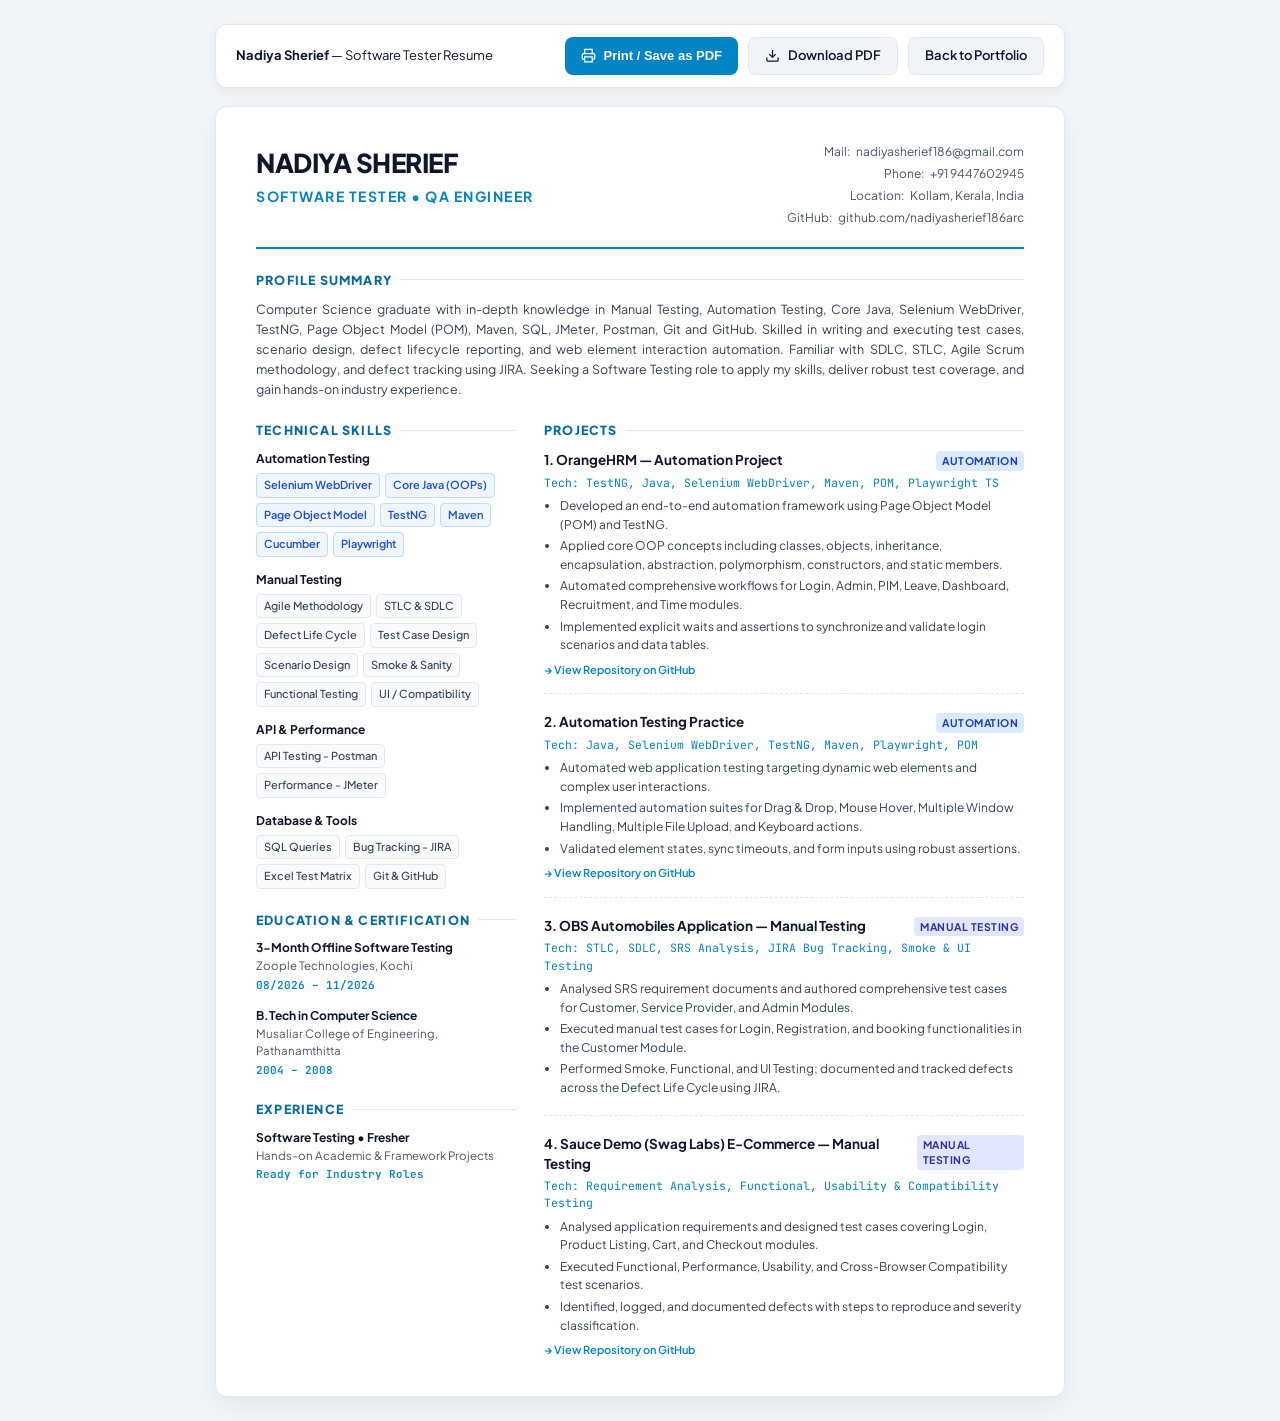
<file: assets/resume/resume.html>
<!DOCTYPE html>
<html lang="en">
<head>
  <meta charset="UTF-8">
  <meta name="viewport" content="width=device-width, initial-scale=1.0">
  <title>Nadiya Sherief - Software Tester Resume</title>
  <link rel="preconnect" href="https://fonts.googleapis.com">
  <link rel="preconnect" href="https://fonts.gstatic.com" crossorigin>
  <link href="https://fonts.googleapis.com/css2?family=Plus+Jakarta+Sans:wght@300;400;500;600;700;800&family=JetBrains+Mono:wght@400;500&display=swap" rel="stylesheet">
  <style>
    :root {
      --primary: #0284c7;
      --primary-dark: #0369a1;
      --text-main: #0f172a;
      --text-muted: #475569;
      --border: #e2e8f0;
      --bg-subtle: #f8fafc;
      --card-bg: #ffffff;
      --accent: #2563eb;
    }

    * {
      box-sizing: border-box;
      margin: 0;
      padding: 0;
    }

    body {
      font-family: 'Plus Jakarta Sans', -apple-system, BlinkMacSystemFont, sans-serif;
      color: var(--text-main);
      background-color: #f1f5f9;
      line-height: 1.5;
      font-size: 13px;
      padding: 24px;
    }

    .resume-actions-bar {
      max-width: 850px;
      margin: 0 auto 18px;
      display: flex;
      justify-content: space-between;
      align-items: center;
      background: #ffffff;
      padding: 12px 20px;
      border-radius: 12px;
      box-shadow: 0 4px 12px rgba(0,0,0,0.05);
      border: 1px solid var(--border);
    }

    .btn {
      display: inline-flex;
      align-items: center;
      gap: 8px;
      padding: 8px 16px;
      border-radius: 8px;
      font-size: 13px;
      font-weight: 600;
      text-decoration: none;
      cursor: pointer;
      transition: all 0.2s ease;
      border: none;
    }

    .btn-primary {
      background: var(--primary);
      color: #ffffff;
    }
    .btn-primary:hover {
      background: var(--primary-dark);
    }

    .btn-secondary {
      background: #f1f5f9;
      color: var(--text-main);
      border: 1px solid var(--border);
    }
    .btn-secondary:hover {
      background: #e2e8f0;
    }

    .resume-container {
      max-width: 850px;
      margin: 0 auto;
      background: var(--card-bg);
      border: 1px solid var(--border);
      border-radius: 12px;
      box-shadow: 0 10px 25px rgba(0, 0, 0, 0.05);
      overflow: hidden;
      padding: 36px 40px;
    }

    /* HEADER */
    .header {
      display: flex;
      justify-content: space-between;
      align-items: flex-start;
      border-bottom: 2px solid #0284c7;
      padding-bottom: 20px;
      margin-bottom: 22px;
    }

    .name-title h1 {
      font-size: 26px;
      font-weight: 800;
      color: #0f172a;
      letter-spacing: -0.5px;
      text-transform: uppercase;
      margin-bottom: 4px;
    }

    .name-title h2 {
      font-size: 14px;
      font-weight: 700;
      color: var(--primary);
      letter-spacing: 1.5px;
      text-transform: uppercase;
    }

    .contact-info {
      text-align: right;
      font-size: 12px;
      color: var(--text-muted);
      display: flex;
      flex-direction: column;
      gap: 4px;
    }

    .contact-item {
      display: flex;
      align-items: center;
      justify-content: flex-end;
      gap: 6px;
    }

    .contact-item a {
      color: inherit;
      text-decoration: none;
    }
    .contact-item a:hover {
      color: var(--primary);
    }

    /* SUMMARY */
    .section-title {
      font-size: 12.5px;
      font-weight: 800;
      text-transform: uppercase;
      letter-spacing: 1.2px;
      color: var(--primary-dark);
      margin-bottom: 10px;
      display: flex;
      align-items: center;
      gap: 8px;
    }

    .section-title::after {
      content: "";
      flex: 1;
      height: 1px;
      background: var(--border);
    }

    .summary-text {
      font-size: 12.5px;
      color: #334155;
      line-height: 1.6;
      margin-bottom: 22px;
      text-align: justify;
    }

    /* TWO COLUMN LAYOUT */
    .content-grid {
      display: grid;
      grid-template-columns: 260px 1fr;
      gap: 28px;
    }

    /* SIDEBAR (SKILLS, EDUCATION) */
    .sidebar-section {
      margin-bottom: 22px;
    }

    .skill-group {
      margin-bottom: 14px;
    }

    .skill-group-title {
      font-size: 12px;
      font-weight: 700;
      color: #0f172a;
      margin-bottom: 5px;
    }

    .skill-badges {
      display: flex;
      flex-wrap: wrap;
      gap: 5px;
    }

    .badge {
      display: inline-block;
      background: var(--bg-subtle);
      border: 1px solid var(--border);
      padding: 3px 7px;
      border-radius: 4px;
      font-size: 11px;
      font-weight: 500;
      color: #334155;
    }

    .badge-accent {
      background: #eff6ff;
      border-color: #bfdbfe;
      color: #1d4ed8;
      font-weight: 600;
    }

    /* TIMELINE / EDUCATION */
    .edu-item {
      margin-bottom: 14px;
    }

    .edu-degree {
      font-weight: 700;
      font-size: 12px;
      color: #0f172a;
    }

    .edu-inst {
      font-size: 11.5px;
      color: var(--text-muted);
    }

    .edu-year {
      font-size: 11px;
      font-family: 'JetBrains Mono', monospace;
      color: var(--primary);
      font-weight: 600;
      margin-top: 2px;
    }

    /* MAIN COLUMN (PROJECTS) */
    .project-item {
      margin-bottom: 18px;
      padding-bottom: 14px;
      border-bottom: 1px dashed #e2e8f0;
    }

    .project-item:last-child {
      border-bottom: none;
      margin-bottom: 0;
      padding-bottom: 0;
    }

    .project-header {
      display: flex;
      justify-content: space-between;
      align-items: baseline;
      margin-bottom: 3px;
    }

    .project-name {
      font-size: 13.5px;
      font-weight: 700;
      color: #0f172a;
    }

    .project-tag {
      font-size: 10.5px;
      font-weight: 700;
      padding: 2px 6px;
      border-radius: 4px;
      text-transform: uppercase;
      letter-spacing: 0.5px;
    }

    .tag-auto {
      background: #dbeafe;
      color: #1e40af;
    }

    .tag-manual {
      background: #e0e7ff;
      color: #3730a3;
    }

    .project-tech {
      font-size: 11.5px;
      font-family: 'JetBrains Mono', monospace;
      color: #0284c7;
      margin-bottom: 6px;
    }

    .project-bullets {
      list-style-type: disc;
      padding-left: 16px;
      font-size: 12px;
      color: #334155;
      line-height: 1.55;
    }

    .project-bullets li {
      margin-bottom: 3px;
    }

    .repo-link {
      display: inline-block;
      margin-top: 4px;
      font-size: 11px;
      color: var(--primary);
      text-decoration: none;
      font-weight: 600;
    }
    .repo-link:hover {
      text-decoration: underline;
    }

    @media print {
      body {
        background: #ffffff;
        padding: 0;
        margin: 0;
      }
      .resume-actions-bar {
        display: none !important;
      }
      .resume-container {
        border: none;
        box-shadow: none;
        padding: 20px 24px;
        max-width: 100%;
      }
      @page {
        margin: 10mm;
        size: A4 portrait;
      }
    }
  </style>
</head>
<body>

  <div class="resume-actions-bar">
    <div>
      <strong>Nadiya Sherief</strong> &mdash; Software Tester Resume
    </div>
    <div style="display:flex; gap:10px;">
      <button class="btn btn-primary" onclick="window.print()">
        <svg width="15" height="15" viewBox="0 0 24 24" fill="none" stroke="currentColor" stroke-width="2"><path d="M6 9V2h12v7M6 18H4a2 2 0 0 1-2-2v-5a2 2 0 0 1 2-2h16a2 2 0 0 1 2 2v5a2 2 0 0 1-2 2h-2"/><path d="M6 14h12v8H6z"/></svg>
        Print / Save as PDF
      </button>
      <a href="./Nadiya_Sherief_Resume.pdf" download="Nadiya_Sherief_Resume.pdf" class="btn btn-secondary">
        <svg width="15" height="15" viewBox="0 0 24 24" fill="none" stroke="currentColor" stroke-width="2"><path d="M21 15v4a2 2 0 0 1-2 2H5a2 2 0 0 1-2-2v-4M7 10l5 5 5-5M12 15V3"/></svg>
        Download PDF
      </a>
      <a href="../../index.html" class="btn btn-secondary">Back to Portfolio</a>
    </div>
  </div>

  <div class="resume-container">
    <!-- HEADER -->
    <header class="header">
      <div class="name-title">
        <h1>Nadiya Sherief</h1>
        <h2>Software Tester &bull; QA Engineer</h2>
      </div>
      <div class="contact-info">
        <div class="contact-item">
          <span>Mail:</span>
          <a href="mailto:nadiyasherief186@gmail.com">nadiyasherief186@gmail.com</a>
        </div>
        <div class="contact-item">
          <span>Phone:</span>
          <a href="tel:+919447602945">+91 9447602945</a>
        </div>
        <div class="contact-item">
          <span>Location:</span>
          <span>Kollam, Kerala, India</span>
        </div>
        <div class="contact-item">
          <span>GitHub:</span>
          <a href="https://github.com/nadiyasherief186arc" target="_blank" rel="noopener">github.com/nadiyasherief186arc</a>
        </div>
      </div>
    </header>

    <!-- SUMMARY -->
    <section>
      <div class="section-title">Profile Summary</div>
      <p class="summary-text">
        Computer Science graduate with in-depth knowledge in Manual Testing, Automation Testing, Core Java, Selenium WebDriver, TestNG, Page Object Model (POM), Maven, SQL, JMeter, Postman, Git and GitHub. Skilled in writing and executing test cases, scenario design, defect lifecycle reporting, and web element interaction automation. Familiar with SDLC, STLC, Agile Scrum methodology, and defect tracking using JIRA. Seeking a Software Testing role to apply my skills, deliver robust test coverage, and gain hands-on industry experience.
      </p>
    </section>

    <!-- CONTENT GRID -->
    <div class="content-grid">
      <!-- SIDEBAR -->
      <aside>
        <section class="sidebar-section">
          <div class="section-title">Technical Skills</div>

          <div class="skill-group">
            <div class="skill-group-title">Automation Testing</div>
            <div class="skill-badges">
              <span class="badge badge-accent">Selenium WebDriver</span>
              <span class="badge badge-accent">Core Java (OOPs)</span>
              <span class="badge badge-accent">Page Object Model</span>
              <span class="badge badge-accent">TestNG</span>
              <span class="badge badge-accent">Maven</span>
              <span class="badge badge-accent">Cucumber</span>
              <span class="badge badge-accent">Playwright</span>
            </div>
          </div>

          <div class="skill-group">
            <div class="skill-group-title">Manual Testing</div>
            <div class="skill-badges">
              <span class="badge">Agile Methodology</span>
              <span class="badge">STLC & SDLC</span>
              <span class="badge">Defect Life Cycle</span>
              <span class="badge">Test Case Design</span>
              <span class="badge">Scenario Design</span>
              <span class="badge">Smoke & Sanity</span>
              <span class="badge">Functional Testing</span>
              <span class="badge">UI / Compatibility</span>
            </div>
          </div>

          <div class="skill-group">
            <div class="skill-group-title">API & Performance</div>
            <div class="skill-badges">
              <span class="badge">API Testing - Postman</span>
              <span class="badge">Performance - JMeter</span>
            </div>
          </div>

          <div class="skill-group">
            <div class="skill-group-title">Database & Tools</div>
            <div class="skill-badges">
              <span class="badge">SQL Queries</span>
              <span class="badge">Bug Tracking - JIRA</span>
              <span class="badge">Excel Test Matrix</span>
              <span class="badge">Git & GitHub</span>
            </div>
          </div>
        </section>

        <section class="sidebar-section">
          <div class="section-title">Education & Certification</div>

          <div class="edu-item">
            <div class="edu-degree">3-Month Offline Software Testing</div>
            <div class="edu-inst">Zoople Technologies, Kochi</div>
            <div class="edu-year">08/2026 &ndash; 11/2026</div>
          </div>

          <div class="edu-item">
            <div class="edu-degree">B.Tech in Computer Science</div>
            <div class="edu-inst">Musaliar College of Engineering, Pathanamthitta</div>
            <div class="edu-year">2004 &ndash; 2008</div>
          </div>
        </section>

        <section class="sidebar-section">
          <div class="section-title">Experience</div>
          <div class="edu-item">
            <div class="edu-degree">Software Testing &bull; Fresher</div>
            <div class="edu-inst">Hands-on Academic & Framework Projects</div>
            <div class="edu-year">Ready for Industry Roles</div>
          </div>
        </section>
      </aside>

      <!-- MAIN CONTENT (PROJECTS) -->
      <main>
        <section>
          <div class="section-title">Projects</div>

          <!-- Project 1 -->
          <div class="project-item">
            <div class="project-header">
              <div class="project-name">1. OrangeHRM &mdash; Automation Project</div>
              <span class="project-tag tag-auto">Automation</span>
            </div>
            <div class="project-tech">Tech: TestNG, Java, Selenium WebDriver, Maven, POM, Playwright TS</div>
            <ul class="project-bullets">
              <li>Developed an end-to-end automation framework using Page Object Model (POM) and TestNG.</li>
              <li>Applied core OOP concepts including classes, objects, inheritance, encapsulation, abstraction, polymorphism, constructors, and static members.</li>
              <li>Automated comprehensive workflows for Login, Admin, PIM, Leave, Dashboard, Recruitment, and Time modules.</li>
              <li>Implemented explicit waits and assertions to synchronize and validate login scenarios and data tables.</li>
            </ul>
            <a class="repo-link" href="https://github.com/nadiyasherief186arc/Orange-Automation-Playwright" target="_blank" rel="noopener">&rarr; View Repository on GitHub</a>
          </div>

          <!-- Project 2 -->
          <div class="project-item">
            <div class="project-header">
              <div class="project-name">2. Automation Testing Practice</div>
              <span class="project-tag tag-auto">Automation</span>
            </div>
            <div class="project-tech">Tech: Java, Selenium WebDriver, TestNG, Maven, Playwright, POM</div>
            <ul class="project-bullets">
              <li>Automated web application testing targeting dynamic web elements and complex user interactions.</li>
              <li>Implemented automation suites for Drag & Drop, Mouse Hover, Multiple Window Handling, Multiple File Upload, and Keyboard actions.</li>
              <li>Validated element states, sync timeouts, and form inputs using robust assertions.</li>
            </ul>
            <a class="repo-link" href="https://github.com/nadiyasherief186arc/Playwright_automation_Testing_Project" target="_blank" rel="noopener">&rarr; View Repository on GitHub</a>
          </div>

          <!-- Project 3 -->
          <div class="project-item">
            <div class="project-header">
              <div class="project-name">3. OBS Automobiles Application &mdash; Manual Testing</div>
              <span class="project-tag tag-manual">Manual Testing</span>
            </div>
            <div class="project-tech">Tech: STLC, SDLC, SRS Analysis, JIRA Bug Tracking, Smoke & UI Testing</div>
            <ul class="project-bullets">
              <li>Analysed SRS requirement documents and authored comprehensive test cases for Customer, Service Provider, and Admin Modules.</li>
              <li>Executed manual test cases for Login, Registration, and booking functionalities in the Customer Module.</li>
              <li>Performed Smoke, Functional, and UI Testing; documented and tracked defects across the Defect Life Cycle using JIRA.</li>
            </ul>
          </div>

          <!-- Project 4 -->
          <div class="project-item">
            <div class="project-header">
              <div class="project-name">4. Sauce Demo (Swag Labs) E-Commerce &mdash; Manual Testing</div>
              <span class="project-tag tag-manual">Manual Testing</span>
            </div>
            <div class="project-tech">Tech: Requirement Analysis, Functional, Usability & Compatibility Testing</div>
            <ul class="project-bullets">
              <li>Analysed application requirements and designed test cases covering Login, Product Listing, Cart, and Checkout modules.</li>
              <li>Executed Functional, Performance, Usability, and Cross-Browser Compatibility test scenarios.</li>
              <li>Identified, logged, and documented defects with steps to reproduce and severity classification.</li>
            </ul>
            <a class="repo-link" href="https://github.com/nadiyasherief186arc/Source-Demo" target="_blank" rel="noopener">&rarr; View Repository on GitHub</a>
          </div>
        </section>
      </main>
    </div>
  </div>

</body>
</html>
</file>
<file: assets/css/style.css>
/* ==========================================================================
   NADIYA SHERIEF - PORTFOLIO STYLESHEET
   Design: Modern Minimalist / Luxury Editorial QA Engineer Portfolio
   ========================================================================== */

/* --- ROOT VARIABLES & DESIGN TOKENS --- */
:root {
  /* Color Palette - Dark Luxury Slate (Default) */
  --bg-primary: #090d16;
  --bg-secondary: #0f172a;
  --bg-tertiary: #162035;
  --bg-card: rgba(18, 26, 44, 0.7);
  --bg-card-hover: rgba(24, 35, 60, 0.85);
  --bg-glass: rgba(15, 23, 42, 0.65);
  
  --border-subtle: rgba(255, 255, 255, 0.08);
  --border-medium: rgba(255, 255, 255, 0.14);
  --border-focus: rgba(56, 189, 248, 0.5);

  --text-primary: #f8fafc;
  --text-secondary: #94a3b8;
  --text-muted: #64748b;
  --text-inverse: #090d16;

  /* Accent Colors */
  --accent-cyan: #38bdf8;
  --accent-cyan-glow: rgba(56, 189, 248, 0.25);
  --accent-blue: #0284c7;
  --accent-violet: #818cf8;
  --accent-violet-glow: rgba(129, 140, 248, 0.25);
  --accent-emerald: #10b981;
  --accent-emerald-glow: rgba(16, 185, 129, 0.25);
  --accent-amber: #f59e0b;
  --accent-rose: #f43f5e;

  /* Gradients */
  --gradient-primary: linear-gradient(135deg, #38bdf8 0%, #818cf8 100%);
  --gradient-glow: radial-gradient(circle at 50% 50%, rgba(56, 189, 248, 0.15) 0%, transparent 65%);
  --gradient-card-border: linear-gradient(135deg, rgba(255, 255, 255, 0.15), rgba(255, 255, 255, 0.03));
  --gradient-hero-mesh: radial-gradient(at 0% 0%, rgba(56, 189, 248, 0.12) 0px, transparent 50%),
                        radial-gradient(at 100% 0%, rgba(129, 140, 248, 0.15) 0px, transparent 50%),
                        radial-gradient(at 50% 100%, rgba(16, 185, 129, 0.08) 0px, transparent 50%);

  /* Shadows */
  --shadow-sm: 0 2px 8px rgba(0, 0, 0, 0.2);
  --shadow-md: 0 8px 24px rgba(0, 0, 0, 0.35);
  --shadow-lg: 0 16px 40px rgba(0, 0, 0, 0.45);
  --shadow-glow: 0 0 30px rgba(56, 189, 248, 0.2);

  /* Typography */
  --font-sans: 'Plus Jakarta Sans', -apple-system, BlinkMacSystemFont, 'Segoe UI', Roboto, sans-serif;
  --font-mono: 'JetBrains Mono', 'Fira Code', monospace;

  /* Layout */
  --max-width: 1220px;
  --header-height: 72px;
  --radius-sm: 8px;
  --radius-md: 14px;
  --radius-lg: 20px;
  --radius-full: 9999px;

  /* Transitions */
  --transition-fast: 0.18s cubic-bezier(0.16, 1, 0.3, 1);
  --transition-smooth: 0.3s cubic-bezier(0.16, 1, 0.3, 1);
}

/* Light Theme Mode */
[data-theme="light"] {
  --bg-primary: #f8fafc;
  --bg-secondary: #ffffff;
  --bg-tertiary: #f1f5f9;
  --bg-card: rgba(255, 255, 255, 0.85);
  --bg-card-hover: rgba(255, 255, 255, 0.98);
  --bg-glass: rgba(255, 255, 255, 0.75);

  --border-subtle: #e2e8f0;
  --border-medium: #cbd5e1;
  --border-focus: rgba(2, 132, 199, 0.4);

  --text-primary: #0f172a;
  --text-secondary: #475569;
  --text-muted: #64748b;
  --text-inverse: #f8fafc;

  --accent-cyan: #0284c7;
  --accent-cyan-glow: rgba(2, 132, 199, 0.15);
  --accent-blue: #0369a1;
  --accent-violet: #6366f1;
  --accent-violet-glow: rgba(99, 102, 241, 0.15);

  --gradient-glow: radial-gradient(circle at 50% 50%, rgba(2, 132, 199, 0.08) 0%, transparent 65%);
  --gradient-card-border: linear-gradient(135deg, rgba(2, 132, 199, 0.2), rgba(226, 232, 240, 0.8));
  --gradient-hero-mesh: radial-gradient(at 0% 0%, rgba(2, 132, 199, 0.08) 0px, transparent 50%),
                        radial-gradient(at 100% 0%, rgba(99, 102, 241, 0.08) 0px, transparent 50%),
                        radial-gradient(at 50% 100%, rgba(16, 185, 129, 0.05) 0px, transparent 50%);

  --shadow-sm: 0 2px 8px rgba(0, 0, 0, 0.04);
  --shadow-md: 0 8px 24px rgba(0, 0, 0, 0.07);
  --shadow-lg: 0 16px 40px rgba(0, 0, 0, 0.1);
  --shadow-glow: 0 0 30px rgba(2, 132, 199, 0.12);
}

/* --- RESET & GLOBAL STYLES --- */
*, *::before, *::after {
  box-sizing: border-box;
  margin: 0;
  padding: 0;
}

html {
  scroll-behavior: smooth;
  scroll-padding-top: calc(var(--header-height) + 24px);
  font-size: 16px;
}

body {
  font-family: var(--font-sans);
  background-color: var(--bg-primary);
  color: var(--text-primary);
  line-height: 1.6;
  -webkit-font-smoothing: antialiased;
  -moz-osx-font-smoothing: grayscale;
  overflow-x: hidden;
  transition: background-color var(--transition-smooth), color var(--transition-smooth);
}

/* Background Ambient Visual Mesh */
.ambient-background {
  position: fixed;
  inset: 0;
  background-image: var(--gradient-hero-mesh);
  opacity: 0.9;
  pointer-events: none;
  z-index: -2;
}

.ambient-grid {
  position: fixed;
  inset: 0;
  background-size: 40px 40px;
  background-image: 
    linear-gradient(to right, var(--border-subtle) 1px, transparent 1px),
    linear-gradient(to bottom, var(--border-subtle) 1px, transparent 1px);
  mask-image: radial-gradient(circle at 50% 30%, black 30%, transparent 80%);
  -webkit-mask-image: radial-gradient(circle at 50% 30%, black 30%, transparent 80%);
  opacity: 0.4;
  pointer-events: none;
  z-index: -1;
}

/* Mouse spotlight container */
.mouse-spotlight {
  position: fixed;
  width: 600px;
  height: 600px;
  border-radius: 50%;
  background: radial-gradient(circle, rgba(56, 189, 248, 0.08) 0%, transparent 70%);
  pointer-events: none;
  transform: translate(-50%, -50%);
  z-index: -1;
  transition: opacity 0.3s ease;
}

/* Layout Container */
.container {
  width: 100%;
  max-width: var(--max-width);
  margin-left: auto;
  margin-right: auto;
  padding-left: 24px;
  padding-right: 24px;
}

/* Section Common Styling */
.section {
  padding: 96px 0;
  position: relative;
}

.section-header {
  text-align: center;
  max-width: 680px;
  margin: 0 auto 56px;
}

.section-tag {
  display: inline-flex;
  align-items: center;
  gap: 6px;
  padding: 4px 12px;
  border-radius: var(--radius-full);
  background: rgba(56, 189, 248, 0.1);
  border: 1px solid rgba(56, 189, 248, 0.25);
  color: var(--accent-cyan);
  font-family: var(--font-mono);
  font-size: 0.75rem;
  font-weight: 600;
  letter-spacing: 0.05em;
  text-transform: uppercase;
  margin-bottom: 12px;
}

.section-title {
  font-size: 2.35rem;
  font-weight: 800;
  letter-spacing: -0.03em;
  line-height: 1.2;
  color: var(--text-primary);
  margin-bottom: 14px;
}

.section-subtitle {
  font-size: 1.05rem;
  color: var(--text-secondary);
  line-height: 1.6;
}

/* Text Gradient Utility */
.text-gradient {
  background: var(--gradient-primary);
  -webkit-background-clip: text;
  -webkit-text-fill-color: transparent;
}

/* ==========================================================================
   NAVIGATION BAR
   ========================================================================== */
.navbar {
  position: fixed;
  top: 0;
  left: 0;
  right: 0;
  height: var(--header-height);
  z-index: 1000;
  backdrop-filter: blur(16px);
  -webkit-backdrop-filter: blur(16px);
  background-color: var(--bg-glass);
  border-bottom: 1px solid var(--border-subtle);
  transition: all var(--transition-smooth);
}

.navbar.scrolled {
  box-shadow: var(--shadow-sm);
  background-color: var(--bg-card-hover);
  border-bottom-color: var(--border-medium);
}

.nav-container {
  display: flex;
  align-items: center;
  justify-content: space-between;
  height: 100%;
}

.brand-logo {
  display: flex;
  align-items: center;
  gap: 12px;
  text-decoration: none;
  color: var(--text-primary);
}

.brand-monogram {
  width: 40px;
  height: 40px;
  border-radius: 10px;
  background: var(--gradient-primary);
  display: flex;
  align-items: center;
  justify-content: center;
  font-family: var(--font-mono);
  font-weight: 800;
  font-size: 1.05rem;
  color: #ffffff;
  box-shadow: 0 4px 12px var(--accent-cyan-glow);
  transition: transform var(--transition-fast);
}

.brand-logo:hover .brand-monogram {
  transform: scale(1.05) rotate(-2deg);
}

.brand-info {
  display: flex;
  flex-direction: column;
}

.brand-name {
  font-weight: 700;
  font-size: 1rem;
  letter-spacing: -0.02em;
  color: var(--text-primary);
}

.brand-role {
  font-size: 0.72rem;
  color: var(--accent-cyan);
  font-family: var(--font-mono);
  letter-spacing: 0.05em;
  text-transform: uppercase;
}

/* Nav Menu Links */
.nav-links {
  display: flex;
  align-items: center;
  list-style: none;
  gap: 8px;
}

.nav-link {
  display: inline-block;
  padding: 8px 14px;
  font-size: 0.88rem;
  font-weight: 500;
  color: var(--text-secondary);
  text-decoration: none;
  border-radius: var(--radius-sm);
  transition: all var(--transition-fast);
  position: relative;
}

.nav-link:hover, .nav-link.active {
  color: var(--text-primary);
  background: var(--border-subtle);
}

.nav-link.active {
  color: var(--accent-cyan);
  font-weight: 600;
}

/* Nav Actions */
.nav-actions {
  display: flex;
  align-items: center;
  gap: 12px;
}

/* Theme Toggle Button */
.theme-toggle-btn {
  width: 38px;
  height: 38px;
  border-radius: 10px;
  background: var(--bg-tertiary);
  border: 1px solid var(--border-subtle);
  color: var(--text-primary);
  cursor: pointer;
  display: flex;
  align-items: center;
  justify-content: center;
  transition: all var(--transition-fast);
}

.theme-toggle-btn:hover {
  background: var(--border-subtle);
  border-color: var(--border-medium);
  transform: translateY(-1px);
}

.theme-icon-sun {
  display: none;
}
.theme-icon-moon {
  display: block;
}

[data-theme="light"] .theme-icon-sun {
  display: block;
}
[data-theme="light"] .theme-icon-moon {
  display: none;
}

/* Mobile Hamburger */
.mobile-toggle-btn {
  display: none;
  width: 40px;
  height: 40px;
  border-radius: 8px;
  background: var(--bg-tertiary);
  border: 1px solid var(--border-subtle);
  color: var(--text-primary);
  cursor: pointer;
  align-items: center;
  justify-content: center;
}

/* ==========================================================================
   BUTTONS & CTAs
   ========================================================================== */
.btn {
  display: inline-flex;
  align-items: center;
  justify-content: center;
  gap: 8px;
  padding: 11px 22px;
  font-family: var(--font-sans);
  font-size: 0.9rem;
  font-weight: 600;
  border-radius: var(--radius-md);
  text-decoration: none;
  cursor: pointer;
  transition: all var(--transition-smooth);
  border: none;
  white-space: nowrap;
}

.btn-primary {
  background: var(--gradient-primary);
  color: #ffffff;
  box-shadow: 0 4px 16px var(--accent-cyan-glow);
}

.btn-primary:hover {
  transform: translateY(-2px);
  box-shadow: 0 6px 22px rgba(56, 189, 248, 0.4);
}

.btn-secondary {
  background: var(--bg-card);
  color: var(--text-primary);
  border: 1px solid var(--border-medium);
  backdrop-filter: blur(8px);
}

.btn-secondary:hover {
  background: var(--bg-card-hover);
  border-color: var(--accent-cyan);
  color: var(--accent-cyan);
  transform: translateY(-2px);
}

.btn-sm {
  padding: 7px 14px;
  font-size: 0.8rem;
  border-radius: var(--radius-sm);
}

.btn-icon {
  width: 38px;
  height: 38px;
  padding: 0;
  border-radius: 10px;
}

/* ==========================================================================
   HERO SECTION
   ========================================================================== */
.hero-section {
  padding-top: calc(var(--header-height) + 40px);
  padding-bottom: 60px;
  min-height: clamp(650px, 85vh, 850px);
  display: flex;
  align-items: center;
}

.hero-grid {
  display: grid;
  grid-template-columns: 1.15fr 0.85fr;
  align-items: center;
  gap: 56px;
}

/* Hero Content */
.hero-badge-available {
  display: inline-flex;
  align-items: center;
  gap: 8px;
  padding: 6px 14px;
  background: rgba(16, 185, 129, 0.1);
  border: 1px solid rgba(16, 185, 129, 0.25);
  border-radius: var(--radius-full);
  font-size: 0.8rem;
  font-weight: 600;
  color: var(--accent-emerald);
  margin-bottom: 20px;
}

.status-pulse {
  width: 8px;
  height: 8px;
  border-radius: 50%;
  background-color: var(--accent-emerald);
  box-shadow: 0 0 0 0 rgba(16, 185, 129, 0.7);
  animation: pulseGreen 2s infinite;
}

@keyframes pulseGreen {
  0% {
    transform: scale(0.95);
    box-shadow: 0 0 0 0 rgba(16, 185, 129, 0.7);
  }
  70% {
    transform: scale(1);
    box-shadow: 0 0 0 7px rgba(16, 185, 129, 0);
  }
  100% {
    transform: scale(0.95);
    box-shadow: 0 0 0 0 rgba(16, 185, 129, 0);
  }
}

.hero-name {
  font-size: clamp(2.5rem, 5vw, 3.8rem);
  font-weight: 800;
  letter-spacing: -0.04em;
  line-height: 1.1;
  color: var(--text-primary);
  margin-bottom: 12px;
}

.hero-title {
  font-size: clamp(1.2rem, 2.5vw, 1.55rem);
  font-weight: 600;
  color: var(--accent-cyan);
  margin-bottom: 18px;
  display: flex;
  align-items: center;
  gap: 10px;
}

.hero-title .title-divider {
  color: var(--text-muted);
  font-weight: 300;
}

.hero-bio {
  font-size: 1.05rem;
  color: var(--text-secondary);
  line-height: 1.7;
  margin-bottom: 32px;
  max-width: 580px;
}

.hero-ctas {
  display: flex;
  flex-wrap: wrap;
  align-items: center;
  gap: 16px;
  margin-bottom: 32px;
}

.hero-socials {
  display: flex;
  align-items: center;
  gap: 14px;
  padding-top: 20px;
  border-top: 1px solid var(--border-subtle);
}

.social-link {
  display: inline-flex;
  align-items: center;
  gap: 8px;
  padding: 8px 14px;
  border-radius: var(--radius-sm);
  background: var(--bg-tertiary);
  border: 1px solid var(--border-subtle);
  color: var(--text-secondary);
  text-decoration: none;
  font-size: 0.82rem;
  font-weight: 500;
  transition: all var(--transition-fast);
}

.social-link:hover {
  background: var(--border-subtle);
  border-color: var(--border-medium);
  color: var(--accent-cyan);
  transform: translateY(-1px);
}

/* Hero Visual / Avatar Card */
.hero-visual {
  display: flex;
  justify-content: center;
  position: relative;
}

.avatar-card-wrapper {
  position: relative;
  width: 100%;
  max-width: 400px;
}

.avatar-backdrop-glow {
  position: absolute;
  inset: -15px;
  background: var(--gradient-primary);
  border-radius: 28px;
  filter: blur(28px);
  opacity: 0.25;
  z-index: 0;
  animation: glowPulse 6s ease-in-out infinite alternate;
}

@keyframes glowPulse {
  0% { opacity: 0.18; transform: scale(0.98); }
  100% { opacity: 0.32; transform: scale(1.02); }
}

.avatar-card {
  position: relative;
  z-index: 1;
  background: var(--bg-card);
  border: 1px solid var(--border-medium);
  border-radius: 24px;
  padding: 24px;
  backdrop-filter: blur(16px);
  -webkit-backdrop-filter: blur(16px);
  box-shadow: var(--shadow-lg);
  overflow: hidden;
}

.avatar-frame {
  position: relative;
  width: 100%;
  min-height: 270px;
  padding: 24px 20px 20px;
  border-radius: 18px;
  background: linear-gradient(180deg, rgba(30, 41, 59, 0.5) 0%, rgba(15, 23, 42, 0.9) 100%);
  border: 1px solid var(--border-subtle);
  display: flex;
  flex-direction: column;
  align-items: center;
  justify-content: center;
  gap: 14px;
}

.avatar-photo-wrap {
  position: relative;
  width: 136px;
  height: 160px;
  border-radius: 18px;
  padding: 3px;
  background: linear-gradient(135deg, #38bdf8 0%, #818cf8 50%, #10b981 100%);
  box-shadow: 0 12px 28px rgba(0, 0, 0, 0.45), 0 0 24px rgba(56, 189, 248, 0.25);
  transition: transform var(--transition-smooth), box-shadow var(--transition-smooth);
}

.avatar-card:hover .avatar-photo-wrap {
  transform: scale(1.04) translateY(-2px);
  box-shadow: 0 16px 36px rgba(0, 0, 0, 0.5), 0 0 32px rgba(56, 189, 248, 0.35);
}

.avatar-image {
  width: 100%;
  height: 100%;
  object-fit: cover;
  object-position: center top;
  border-radius: 15px;
  image-rendering: -webkit-optimize-contrast;
  filter: contrast(1.05) brightness(0.97);
  background-color: #1e293b;
}

.avatar-qa-badge {
  width: 100%;
  background: rgba(15, 23, 42, 0.9);
  backdrop-filter: blur(12px);
  border: 1px solid var(--border-medium);
  border-radius: var(--radius-sm);
  padding: 8px 14px;
  display: flex;
  align-items: center;
  justify-content: space-between;
}

.badge-text-title {
  font-size: 0.72rem;
  color: var(--text-muted);
  text-transform: uppercase;
  font-family: var(--font-mono);
  letter-spacing: 0.05em;
}

.badge-text-val {
  font-size: 0.82rem;
  font-weight: 700;
  color: #ffffff;
}

.verified-icon {
  color: var(--accent-emerald);
}

/* Avatar Card Footer Info */
.avatar-footer-meta {
  display: grid;
  grid-template-columns: 1fr 1fr;
  gap: 12px;
  margin-top: 18px;
}

.meta-box {
  background: var(--bg-tertiary);
  border: 1px solid var(--border-subtle);
  border-radius: 12px;
  padding: 10px 14px;
}

.meta-label {
  font-size: 0.7rem;
  font-family: var(--font-mono);
  color: var(--text-muted);
  text-transform: uppercase;
}

.meta-value {
  font-size: 0.86rem;
  font-weight: 700;
  color: var(--text-primary);
  margin-top: 2px;
}

/* Floating QA Chips */
.floating-chip {
  position: absolute;
  z-index: 2;
  padding: 8px 14px;
  border-radius: var(--radius-full);
  background: rgba(15, 23, 42, 0.9);
  border: 1px solid var(--border-medium);
  backdrop-filter: blur(10px);
  box-shadow: var(--shadow-md);
  display: flex;
  align-items: center;
  gap: 8px;
  font-size: 0.78rem;
  font-weight: 600;
  color: var(--text-primary);
  animation: float 4s ease-in-out infinite;
}

.floating-chip.top-left {
  top: -12px;
  left: -20px;
  animation-delay: 0s;
}

.floating-chip.bottom-right {
  bottom: -10px;
  right: -20px;
  animation-delay: 2s;
}

@keyframes float {
  0%, 100% { transform: translateY(0); }
  50% { transform: translateY(-6px); }
}

/* QA METRICS STRIP */
.metrics-strip {
  padding: 30px 0;
  border-top: 1px solid var(--border-subtle);
  border-bottom: 1px solid var(--border-subtle);
  background: var(--bg-card);
}

.metrics-grid {
  display: grid;
  grid-template-columns: repeat(4, 1fr);
  gap: 24px;
}

.metric-item {
  display: flex;
  flex-direction: column;
  align-items: center;
  text-align: center;
  padding: 12px;
  position: relative;
}

.metric-item:not(:last-child)::after {
  content: "";
  position: absolute;
  right: 0;
  top: 20%;
  height: 60%;
  width: 1px;
  background: var(--border-subtle);
}

.metric-number {
  font-size: 2.2rem;
  font-weight: 800;
  letter-spacing: -0.03em;
  color: var(--text-primary);
  display: flex;
  align-items: baseline;
  gap: 2px;
}

.metric-number span {
  color: var(--accent-cyan);
}

.metric-label {
  font-size: 0.85rem;
  color: var(--text-secondary);
  font-weight: 500;
  margin-top: 4px;
}

/* ==========================================================================
   ABOUT ME SECTION
   ========================================================================== */
.about-grid {
  display: grid;
  grid-template-columns: 1fr 1fr;
  gap: 48px;
  align-items: start;
}

.about-bio-text {
  font-size: 1.05rem;
  color: var(--text-secondary);
  line-height: 1.8;
  margin-bottom: 24px;
}

.about-bio-highlight {
  color: var(--text-primary);
  font-weight: 600;
}

.about-detail-rows {
  display: flex;
  flex-direction: column;
  gap: 14px;
  margin-bottom: 32px;
}

.detail-row {
  display: flex;
  align-items: center;
  gap: 12px;
  padding: 10px 16px;
  background: var(--bg-card);
  border: 1px solid var(--border-subtle);
  border-radius: var(--radius-sm);
}

.detail-icon {
  color: var(--accent-cyan);
  display: flex;
  align-items: center;
}

.detail-title {
  font-size: 0.82rem;
  font-family: var(--font-mono);
  color: var(--text-muted);
  width: 90px;
}

.detail-val {
  font-size: 0.9rem;
  font-weight: 600;
  color: var(--text-primary);
}

/* QA Value Pillars Cards */
.about-pillars {
  display: flex;
  flex-direction: column;
  gap: 16px;
}

.pillar-card {
  background: var(--bg-card);
  border: 1px solid var(--border-subtle);
  border-radius: var(--radius-md);
  padding: 20px 24px;
  transition: all var(--transition-smooth);
  position: relative;
  overflow: hidden;
}

.pillar-card::before {
  content: "";
  position: absolute;
  top: 0;
  left: 0;
  width: 3px;
  height: 100%;
  background: var(--gradient-primary);
  opacity: 0;
  transition: opacity var(--transition-fast);
}

.pillar-card:hover {
  transform: translateX(4px);
  border-color: var(--border-medium);
  background: var(--bg-card-hover);
}

.pillar-card:hover::before {
  opacity: 1;
}

.pillar-header {
  display: flex;
  align-items: center;
  gap: 12px;
  margin-bottom: 8px;
}

.pillar-icon-box {
  width: 36px;
  height: 36px;
  border-radius: 8px;
  background: rgba(56, 189, 248, 0.12);
  color: var(--accent-cyan);
  display: flex;
  align-items: center;
  justify-content: center;
}

.pillar-title {
  font-size: 1.05rem;
  font-weight: 700;
  color: var(--text-primary);
}

.pillar-desc {
  font-size: 0.88rem;
  color: var(--text-secondary);
  line-height: 1.6;
}

/* ==========================================================================
   TECHNICAL SKILLS SECTION
   ========================================================================== */
.skills-category-grid {
  display: grid;
  grid-template-columns: repeat(auto-fit, minmax(340px, 1fr));
  gap: 24px;
}

.skill-category-card {
  background: var(--bg-card);
  border: 1px solid var(--border-subtle);
  border-radius: var(--radius-lg);
  padding: 28px;
  transition: all var(--transition-smooth);
  position: relative;
  display: flex;
  flex-direction: column;
}

.skill-category-card:hover {
  border-color: var(--border-medium);
  background: var(--bg-card-hover);
  transform: translateY(-3px);
  box-shadow: var(--shadow-md);
}

.skill-card-top {
  display: flex;
  align-items: center;
  gap: 14px;
  margin-bottom: 18px;
  padding-bottom: 14px;
  border-bottom: 1px solid var(--border-subtle);
}

.skill-cat-icon {
  width: 44px;
  height: 44px;
  border-radius: 12px;
  background: rgba(56, 189, 248, 0.12);
  color: var(--accent-cyan);
  display: flex;
  align-items: center;
  justify-content: center;
}

.skill-cat-title {
  font-size: 1.15rem;
  font-weight: 700;
  color: var(--text-primary);
}

.skill-cat-badge {
  margin-left: auto;
  font-size: 0.7rem;
  font-family: var(--font-mono);
  padding: 2px 8px;
  border-radius: var(--radius-full);
  background: var(--bg-tertiary);
  color: var(--accent-cyan);
  border: 1px solid var(--border-subtle);
}

.skill-pills-wrap {
  display: flex;
  flex-wrap: wrap;
  gap: 8px;
  margin-bottom: 20px;
}

.skill-pill {
  display: inline-flex;
  align-items: center;
  gap: 6px;
  padding: 6px 12px;
  border-radius: var(--radius-sm);
  background: var(--bg-tertiary);
  border: 1px solid var(--border-subtle);
  font-size: 0.82rem;
  font-weight: 500;
  color: var(--text-secondary);
  transition: all var(--transition-fast);
}

.skill-pill.featured {
  background: rgba(56, 189, 248, 0.1);
  border-color: rgba(56, 189, 248, 0.3);
  color: var(--accent-cyan);
  font-weight: 600;
}

.skill-pill:hover {
  color: var(--text-primary);
  border-color: var(--border-medium);
  transform: translateY(-1px);
}

.skill-pill-bullet {
  width: 5px;
  height: 5px;
  border-radius: 50%;
  background: var(--accent-cyan);
}

.skill-highlight-text {
  margin-top: auto;
  padding-top: 14px;
  border-top: 1px dashed var(--border-subtle);
  font-size: 0.8rem;
  color: var(--text-muted);
  line-height: 1.5;
}

/* ==========================================================================
   PROJECTS SECTION (IMPORTANT)
   ========================================================================== */
.projects-filter-bar {
  display: flex;
  justify-content: center;
  gap: 8px;
  margin-bottom: 40px;
}

.filter-btn {
  padding: 8px 18px;
  border-radius: var(--radius-full);
  background: var(--bg-tertiary);
  border: 1px solid var(--border-subtle);
  color: var(--text-secondary);
  font-size: 0.85rem;
  font-weight: 600;
  cursor: pointer;
  transition: all var(--transition-fast);
}

.filter-btn:hover {
  color: var(--text-primary);
  border-color: var(--border-medium);
}

.filter-btn.active {
  background: var(--gradient-primary);
  color: #ffffff;
  border-color: transparent;
  box-shadow: 0 4px 14px var(--accent-cyan-glow);
}

.projects-grid {
  display: grid;
  grid-template-columns: repeat(auto-fit, minmax(480px, 1fr));
  gap: 32px;
}

.project-card {
  background: var(--bg-card);
  border: 1px solid var(--border-subtle);
  border-radius: var(--radius-lg);
  overflow: hidden;
  display: flex;
  flex-direction: column;
  transition: all var(--transition-smooth);
  position: relative;
}

.project-card:hover {
  border-color: var(--border-focus);
  background: var(--bg-card-hover);
  transform: translateY(-5px);
  box-shadow: var(--shadow-lg);
}

/* Project Visual Media Container */
.project-media-wrap {
  position: relative;
  width: 100%;
  height: 250px;
  overflow: hidden;
  background: #020617;
}

.project-img {
  width: 100%;
  height: 100%;
  object-fit: cover;
  object-position: top center;
  transition: transform 0.5s cubic-bezier(0.16, 1, 0.3, 1);
}

.project-card:hover .project-img {
  transform: scale(1.04);
}

.project-overlay-badge {
  position: absolute;
  top: 14px;
  left: 14px;
  padding: 4px 10px;
  border-radius: var(--radius-full);
  font-size: 0.72rem;
  font-weight: 700;
  font-family: var(--font-mono);
  letter-spacing: 0.05em;
  text-transform: uppercase;
  backdrop-filter: blur(8px);
}

.badge-auto {
  background: rgba(14, 165, 233, 0.85);
  color: #ffffff;
  border: 1px solid rgba(255, 255, 255, 0.2);
}

.badge-manual {
  background: rgba(99, 102, 241, 0.85);
  color: #ffffff;
  border: 1px solid rgba(255, 255, 255, 0.2);
}

.project-repo-badge {
  position: absolute;
  top: 14px;
  right: 14px;
  background: rgba(15, 23, 42, 0.85);
  backdrop-filter: blur(8px);
  border: 1px solid var(--border-medium);
  border-radius: var(--radius-full);
  padding: 4px 10px;
  font-size: 0.72rem;
  color: #ffffff;
  display: flex;
  align-items: center;
  gap: 5px;
}

/* Project Body Content */
.project-body {
  padding: 26px;
  display: flex;
  flex-direction: column;
  flex: 1;
}

.project-name {
  font-size: 1.35rem;
  font-weight: 700;
  color: var(--text-primary);
  letter-spacing: -0.02em;
  margin-bottom: 8px;
}

.project-desc {
  font-size: 0.92rem;
  color: var(--text-secondary);
  line-height: 1.6;
  margin-bottom: 18px;
}

/* Key Features & Coverage Box */
.project-coverage-box {
  background: var(--bg-tertiary);
  border: 1px solid var(--border-subtle);
  border-radius: var(--radius-md);
  padding: 14px 18px;
  margin-bottom: 20px;
}

.coverage-title {
  font-size: 0.75rem;
  font-family: var(--font-mono);
  font-weight: 700;
  color: var(--accent-cyan);
  text-transform: uppercase;
  letter-spacing: 0.05em;
  margin-bottom: 8px;
  display: flex;
  align-items: center;
  gap: 6px;
}

.coverage-list {
  list-style: none;
  display: flex;
  flex-direction: column;
  gap: 6px;
}

.coverage-item {
  display: flex;
  align-items: flex-start;
  gap: 8px;
  font-size: 0.82rem;
  color: var(--text-secondary);
  line-height: 1.5;
}

.coverage-item svg {
  color: var(--accent-emerald);
  flex-shrink: 0;
  margin-top: 3px;
}

/* Tech Tags */
.project-tech-tags {
  display: flex;
  flex-wrap: wrap;
  gap: 6px;
  margin-bottom: 24px;
}

.tech-tag {
  font-size: 0.75rem;
  font-family: var(--font-mono);
  padding: 3px 8px;
  border-radius: 4px;
  background: var(--bg-primary);
  border: 1px solid var(--border-subtle);
  color: var(--text-muted);
}

/* Project Actions Footer */
.project-footer {
  margin-top: auto;
  display: flex;
  align-items: center;
  justify-content: space-between;
  gap: 12px;
  padding-top: 18px;
  border-top: 1px solid var(--border-subtle);
}

/* ==========================================================================
   INTERACTIVE QA TEST RUNNER PLAYGROUND
   ========================================================================== */
.qa-playground-card {
  background: var(--bg-card);
  border: 1px solid var(--border-medium);
  border-radius: var(--radius-lg);
  overflow: hidden;
  box-shadow: var(--shadow-lg);
}

.playground-top-bar {
  background: var(--bg-tertiary);
  padding: 14px 20px;
  border-bottom: 1px solid var(--border-subtle);
  display: flex;
  align-items: center;
  justify-content: space-between;
  flex-wrap: wrap;
  gap: 12px;
}

.playground-tab-title {
  display: flex;
  align-items: center;
  gap: 10px;
  font-size: 0.9rem;
  font-weight: 700;
  color: var(--text-primary);
}

.terminal-dots {
  display: flex;
  gap: 6px;
}

.terminal-dot {
  width: 10px;
  height: 10px;
  border-radius: 50%;
}
.dot-red { background-color: #ef4444; }
.dot-yellow { background-color: #f59e0b; }
.dot-green { background-color: #10b981; }

.suite-selector-wrap {
  display: flex;
  align-items: center;
  gap: 10px;
}

.suite-select {
  background: var(--bg-primary);
  color: var(--text-primary);
  border: 1px solid var(--border-subtle);
  padding: 6px 12px;
  border-radius: var(--radius-sm);
  font-size: 0.82rem;
  font-family: var(--font-mono);
  cursor: pointer;
  outline: none;
}

.playground-content-grid {
  display: grid;
  grid-template-columns: 1fr 1.15fr;
  min-height: 380px;
}

/* Playground Left: Spec & POM architecture */
.playground-left {
  padding: 24px;
  border-right: 1px solid var(--border-subtle);
  display: flex;
  flex-direction: column;
}

.playground-suite-info {
  margin-bottom: 20px;
}

.playground-suite-name {
  font-size: 1.1rem;
  font-weight: 700;
  color: var(--text-primary);
  margin-bottom: 4px;
}

.playground-suite-desc {
  font-size: 0.85rem;
  color: var(--text-secondary);
}

.playground-assertions-list {
  display: flex;
  flex-direction: column;
  gap: 8px;
  margin-bottom: 20px;
}

.assertion-step {
  display: flex;
  align-items: center;
  justify-content: space-between;
  padding: 8px 12px;
  background: var(--bg-tertiary);
  border: 1px solid var(--border-subtle);
  border-radius: var(--radius-sm);
  font-size: 0.82rem;
}

.assertion-name {
  display: flex;
  align-items: center;
  gap: 8px;
  color: var(--text-primary);
}

.assertion-status-badge {
  font-family: var(--font-mono);
  font-size: 0.72rem;
  font-weight: 700;
  padding: 2px 6px;
  border-radius: 4px;
}

.status-idle {
  background: var(--bg-primary);
  color: var(--text-muted);
}
.status-running {
  background: rgba(245, 158, 11, 0.15);
  color: var(--accent-amber);
}
.status-passed {
  background: rgba(16, 185, 129, 0.15);
  color: var(--accent-emerald);
}

/* Playground Right: Live Output Console */
.playground-right {
  background: #060911;
  padding: 20px;
  font-family: var(--font-mono);
  font-size: 0.82rem;
  color: #cbd5e1;
  display: flex;
  flex-direction: column;
}

.console-header {
  display: flex;
  justify-content: space-between;
  align-items: center;
  margin-bottom: 12px;
  padding-bottom: 8px;
  border-bottom: 1px solid rgba(255, 255, 255, 0.08);
  font-size: 0.75rem;
  color: var(--text-muted);
}

.console-logs {
  flex: 1;
  overflow-y: auto;
  max-height: 290px;
  line-height: 1.7;
  display: flex;
  flex-direction: column;
  gap: 4px;
}

.log-line {
  display: flex;
  align-items: flex-start;
  gap: 8px;
}

.log-prefix {
  color: var(--accent-cyan);
}
.log-success {
  color: var(--accent-emerald);
}
.log-info {
  color: #94a3b8;
}
.log-dim {
  color: #64748b;
}

/* ==========================================================================
   EXPERIENCE & EDUCATION TIMELINE
   ========================================================================== */
.timeline-editorial-wrap {
  position: relative;
  max-width: 900px;
  margin: 0 auto;
}

.timeline-editorial-wrap::before {
  content: "";
  position: absolute;
  top: 10px;
  bottom: 10px;
  left: 20px;
  width: 2px;
  background: var(--border-medium);
}

.timeline-entry {
  position: relative;
  padding-left: 56px;
  margin-bottom: 40px;
}

.timeline-entry:last-child {
  margin-bottom: 0;
}

.timeline-bullet {
  position: absolute;
  left: 11px;
  top: 4px;
  width: 20px;
  height: 20px;
  border-radius: 50%;
  background: var(--bg-primary);
  border: 3px solid var(--accent-cyan);
  box-shadow: 0 0 10px var(--accent-cyan-glow);
  z-index: 1;
}

.timeline-card {
  background: var(--bg-card);
  border: 1px solid var(--border-subtle);
  border-radius: var(--radius-lg);
  padding: 26px 30px;
  transition: all var(--transition-smooth);
}

.timeline-card:hover {
  border-color: var(--border-medium);
  background: var(--bg-card-hover);
  transform: translateX(4px);
}

.timeline-top-row {
  display: flex;
  justify-content: space-between;
  align-items: baseline;
  flex-wrap: wrap;
  gap: 8px;
  margin-bottom: 6px;
}

.timeline-title {
  font-size: 1.25rem;
  font-weight: 700;
  color: var(--text-primary);
}

.timeline-period {
  font-family: var(--font-mono);
  font-size: 0.8rem;
  font-weight: 600;
  color: var(--accent-cyan);
  padding: 3px 10px;
  background: rgba(56, 189, 248, 0.1);
  border-radius: var(--radius-full);
}

.timeline-org {
  font-size: 0.95rem;
  font-weight: 600;
  color: var(--text-secondary);
  margin-bottom: 12px;
}

.timeline-desc {
  font-size: 0.92rem;
  color: var(--text-secondary);
  line-height: 1.6;
  margin-bottom: 14px;
}

.timeline-badges {
  display: flex;
  flex-wrap: wrap;
  gap: 6px;
}

/* ==========================================================================
   RESUME SECTION (IMPORTANT)
   ========================================================================== */
.resume-feature-card {
  background: var(--bg-card);
  border: 1px solid var(--border-medium);
  border-radius: var(--radius-lg);
  padding: 44px;
  box-shadow: var(--shadow-lg);
  display: grid;
  grid-template-columns: 1.1fr 0.9fr;
  gap: 40px;
  align-items: center;
  position: relative;
  overflow: hidden;
}

.resume-feature-card::before {
  content: "";
  position: absolute;
  top: 0;
  right: 0;
  width: 300px;
  height: 300px;
  background: radial-gradient(circle, rgba(56, 189, 248, 0.15) 0%, transparent 70%);
  pointer-events: none;
}

.resume-heading {
  font-size: 2rem;
  font-weight: 800;
  color: var(--text-primary);
  letter-spacing: -0.03em;
  margin-bottom: 12px;
}

.resume-desc-text {
  font-size: 1.02rem;
  color: var(--text-secondary);
  line-height: 1.7;
  margin-bottom: 28px;
}

.resume-button-group {
  display: flex;
  flex-wrap: wrap;
  gap: 14px;
}

/* Resume Mini-Preview Mockup Card */
.resume-mini-preview {
  background: #ffffff;
  color: #0f172a;
  border-radius: 12px;
  padding: 24px;
  box-shadow: 0 12px 30px rgba(0, 0, 0, 0.25);
  border: 1px solid #e2e8f0;
  position: relative;
  font-size: 11px;
  line-height: 1.5;
  transition: transform var(--transition-smooth);
}

.resume-mini-preview:hover {
  transform: translateY(-4px) scale(1.01);
}

.preview-top-name {
  font-size: 16px;
  font-weight: 800;
  text-transform: uppercase;
  color: #0f172a;
  letter-spacing: -0.5px;
}

.preview-top-role {
  font-size: 10px;
  font-weight: 700;
  color: #0284c7;
  text-transform: uppercase;
  letter-spacing: 1px;
  margin-bottom: 10px;
}

.preview-mini-grid {
  display: grid;
  grid-template-columns: 1fr 1.6fr;
  gap: 14px;
  margin-top: 10px;
  border-top: 1px solid #e2e8f0;
  padding-top: 10px;
}

.preview-col-title {
  font-size: 9px;
  font-weight: 800;
  color: #0369a1;
  text-transform: uppercase;
  margin-bottom: 4px;
}

.preview-col p {
  color: #475569;
  font-size: 9.5px;
  margin-bottom: 4px;
}

/* ==========================================================================
   CONTACT SECTION
   ========================================================================== */
.contact-grid {
  display: grid;
  grid-template-columns: 0.9fr 1.1fr;
  gap: 48px;
}

.contact-info-list {
  display: flex;
  flex-direction: column;
  gap: 20px;
}

.contact-card-item {
  background: var(--bg-card);
  border: 1px solid var(--border-subtle);
  border-radius: var(--radius-md);
  padding: 20px;
  display: flex;
  align-items: center;
  gap: 16px;
  transition: all var(--transition-fast);
}

.contact-card-item:hover {
  border-color: var(--border-medium);
  background: var(--bg-card-hover);
  transform: translateY(-2px);
}

.contact-card-icon {
  width: 46px;
  height: 46px;
  border-radius: 12px;
  background: rgba(56, 189, 248, 0.12);
  color: var(--accent-cyan);
  display: flex;
  align-items: center;
  justify-content: center;
  flex-shrink: 0;
}

.contact-card-content {
  flex: 1;
}

.contact-card-label {
  font-size: 0.72rem;
  font-family: var(--font-mono);
  color: var(--text-muted);
  text-transform: uppercase;
  margin-bottom: 2px;
}

.contact-card-val {
  font-size: 0.95rem;
  font-weight: 600;
  color: var(--text-primary);
  text-decoration: none;
}

.contact-card-val:hover {
  color: var(--accent-cyan);
}

.copy-btn {
  background: var(--bg-tertiary);
  border: 1px solid var(--border-subtle);
  color: var(--text-secondary);
  padding: 6px 10px;
  border-radius: var(--radius-sm);
  font-size: 0.75rem;
  cursor: pointer;
  display: flex;
  align-items: center;
  gap: 5px;
  transition: all var(--transition-fast);
}

.copy-btn:hover {
  color: var(--text-primary);
  border-color: var(--accent-cyan);
}

/* Contact Form */
.contact-form-card {
  background: var(--bg-card);
  border: 1px solid var(--border-subtle);
  border-radius: var(--radius-lg);
  padding: 32px;
}

.form-group {
  margin-bottom: 20px;
}

.form-label {
  display: block;
  font-size: 0.85rem;
  font-weight: 600;
  color: var(--text-primary);
  margin-bottom: 8px;
}

.form-input, .form-textarea {
  width: 100%;
  padding: 12px 16px;
  background: var(--bg-primary);
  border: 1px solid var(--border-subtle);
  border-radius: var(--radius-sm);
  color: var(--text-primary);
  font-family: var(--font-sans);
  font-size: 0.92rem;
  transition: all var(--transition-fast);
  outline: none;
}

.form-input:focus, .form-textarea:focus {
  border-color: var(--accent-cyan);
  box-shadow: 0 0 0 3px var(--accent-cyan-glow);
}

.form-textarea {
  min-height: 120px;
  resize: vertical;
}

/* ==========================================================================
   FOOTER
   ========================================================================== */
.footer {
  border-top: 1px solid var(--border-subtle);
  padding: 40px 0;
  background: var(--bg-primary);
}

.footer-content {
  display: flex;
  align-items: center;
  justify-content: space-between;
  flex-wrap: wrap;
  gap: 20px;
}

.footer-left {
  display: flex;
  flex-direction: column;
  gap: 4px;
}

.footer-copy {
  font-size: 0.88rem;
  color: var(--text-secondary);
}

.footer-credit {
  font-size: 0.78rem;
  color: var(--text-muted);
}

.footer-back-to-top {
  display: inline-flex;
  align-items: center;
  gap: 6px;
  padding: 8px 14px;
  border-radius: var(--radius-sm);
  background: var(--bg-card);
  border: 1px solid var(--border-subtle);
  color: var(--text-secondary);
  font-size: 0.82rem;
  text-decoration: none;
  transition: all var(--transition-fast);
}

.footer-back-to-top:hover {
  color: var(--accent-cyan);
  border-color: var(--accent-cyan);
  transform: translateY(-2px);
}

/* ==========================================================================
   MODAL & TOAST NOTIFICATION
   ========================================================================== */
.modal-overlay {
  position: fixed;
  inset: 0;
  background: rgba(0, 0, 0, 0.75);
  backdrop-filter: blur(8px);
  -webkit-backdrop-filter: blur(8px);
  z-index: 2000;
  display: flex;
  align-items: center;
  justify-content: center;
  padding: 20px;
  opacity: 0;
  visibility: hidden;
  transition: all var(--transition-smooth);
}

.modal-overlay.active {
  opacity: 1;
  visibility: visible;
}

.modal-content-box {
  background: var(--bg-secondary);
  border: 1px solid var(--border-medium);
  border-radius: var(--radius-lg);
  width: 100%;
  max-width: 800px;
  max-height: 90vh;
  overflow-y: auto;
  box-shadow: var(--shadow-lg);
  transform: scale(0.95);
  transition: transform var(--transition-smooth);
}

.modal-overlay.active .modal-content-box {
  transform: scale(1);
}

.modal-header {
  padding: 20px 26px;
  border-bottom: 1px solid var(--border-subtle);
  display: flex;
  align-items: center;
  justify-content: space-between;
}

.modal-title {
  font-size: 1.25rem;
  font-weight: 700;
  color: var(--text-primary);
}

.modal-close-btn {
  background: transparent;
  border: none;
  color: var(--text-muted);
  cursor: pointer;
  padding: 6px;
  border-radius: 6px;
  transition: all var(--transition-fast);
  display: flex;
  align-items: center;
  justify-content: center;
}

.modal-close-btn:hover {
  color: var(--text-primary);
  background: var(--border-subtle);
}

.modal-body {
  padding: 26px;
}

/* Toast notifications */
.toast-container {
  position: fixed;
  bottom: 24px;
  right: 24px;
  z-index: 3000;
  display: flex;
  flex-direction: column;
  gap: 10px;
}

.toast {
  background: var(--bg-card-hover);
  border: 1px solid var(--border-medium);
  backdrop-filter: blur(12px);
  padding: 12px 18px;
  border-radius: var(--radius-md);
  color: var(--text-primary);
  box-shadow: var(--shadow-md);
  display: flex;
  align-items: center;
  gap: 10px;
  font-size: 0.85rem;
  font-weight: 500;
  animation: slideInRight 0.3s cubic-bezier(0.16, 1, 0.3, 1);
}

.toast-success {
  border-left: 4px solid var(--accent-emerald);
}

@keyframes slideInRight {
  from {
    transform: translateX(100%);
    opacity: 0;
  }
  to {
    transform: translateX(0);
    opacity: 1;
  }
}

/* ==========================================================================
   RESPONSIVE DESIGN / MEDIA QUERIES
   ========================================================================== */
@media (max-width: 1024px) {
  .hero-grid {
    grid-template-columns: 1fr;
    text-align: center;
    gap: 48px;
  }
  .hero-title {
    justify-content: center;
  }
  .hero-bio {
    margin-left: auto;
    margin-right: auto;
  }
  .hero-ctas {
    justify-content: center;
  }
  .hero-socials {
    justify-content: center;
  }
  .about-grid {
    grid-template-columns: 1fr;
  }
  .projects-grid {
    grid-template-columns: 1fr;
  }
  .resume-feature-card {
    grid-template-columns: 1fr;
  }
  .contact-grid {
    grid-template-columns: 1fr;
  }
  .playground-content-grid {
    grid-template-columns: 1fr;
  }
  .playground-left {
    border-right: none;
    border-bottom: 1px solid var(--border-subtle);
  }
}

@media (max-width: 768px) {
  .section {
    padding: 64px 0;
  }
  .nav-links {
    position: fixed;
    top: var(--header-height);
    left: 0;
    right: 0;
    background: var(--bg-card);
    backdrop-filter: blur(20px);
    border-bottom: 1px solid var(--border-subtle);
    padding: 20px;
    flex-direction: column;
    align-items: flex-start;
    display: none;
  }
  .nav-links.open {
    display: flex;
  }
  .mobile-toggle-btn {
    display: flex;
  }
  .metrics-grid {
    grid-template-columns: repeat(2, 1fr);
  }
  .metric-item:nth-child(2)::after {
    display: none;
  }
  .timeline-editorial-wrap::before {
    left: 14px;
  }
  .timeline-entry {
    padding-left: 42px;
  }
  .timeline-bullet {
    left: 5px;
  }
}
</file>
